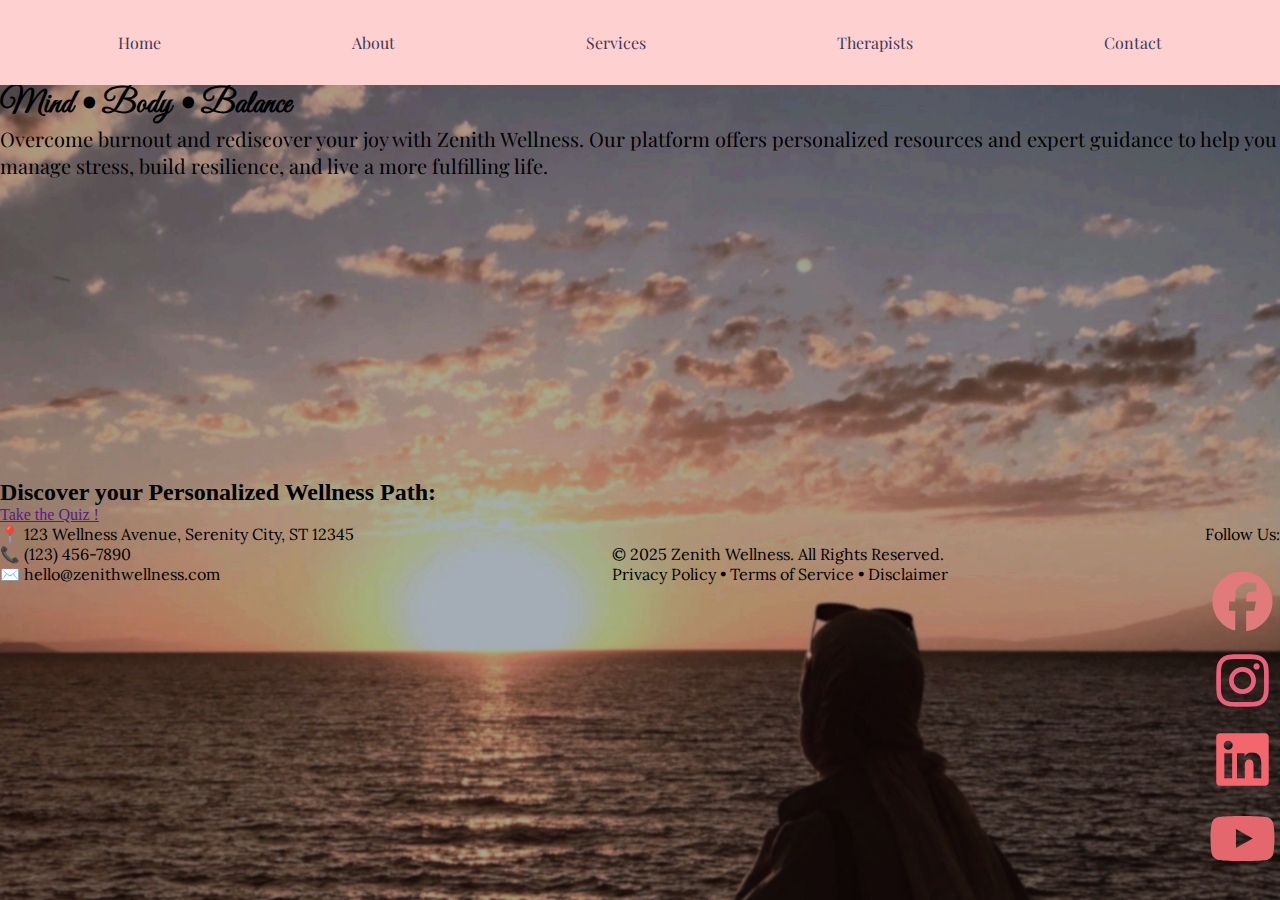
<file: index.html>
<!DOCTYPE html>
<html lang="en">
<head>
    <meta charset="UTF-8">
    <meta name="viewport" content="width=device-width, initial-scale=1.0">
    <title>Zenith Wellness</title>
    <link rel="stylesheet" href="index.css"/>
</head>
<body>
    <header>
        <!--navigation section-->
        <nav class ="navigation">
            <a href="./index.html">Home</a> &nbsp; &nbsp; &nbsp;
            <a href="./about.html">About</a> &nbsp; &nbsp; &nbsp;
            <a href="./services.html">Services</a> &nbsp; &nbsp; &nbsp;
            <a href="./therapists.html">Therapists</a> &nbsp; &nbsp; &nbsp;
            <a href="./contact.html">Contact</a>
        </nav>
    </header>
    <!--opening section-->
    <section class="hero">
        <!--main header-->
        <h1>Zenith Wellness</h1>
        <h3>Mind • Body • Balance</h3>
        <div>
            <p id="opening">Overcome burnout and rediscover your joy with Zenith Wellness. 
            Our platform offers personalized resources and expert guidance to help 
            you manage stress, build resilience, and live a more fulfilling life.</p>
        </div>
        <div class="start">
            <h2 class="journey">Discover your Personalized Wellness Path:</h2>
            <a href="" class="start-button">Take the Quiz !</a>
        </div>
    </section>
    <!--footer section-->
    <footer>
        <div id="address">📍 123 Wellness Avenue, Serenity City, ST 12345 <br>
            📞 (123) 456-7890 <br>
            ✉️ hello@zenithwellness.com</div>
        <div id="copyright"><br>© 2025 Zenith Wellness. All Rights Reserved.<br> 
            Privacy Policy • Terms of Service • Disclaimer</div>
        <div>Follow Us:<br><br>
            <div class="socials">
                <img class="facebook"src="./public/icons/facebook-brands-solid-full.svg"> 
                <img class="instagram" src="./public/icons/instagram-brands-solid-full.svg">
                <img class="linkedln" src="./public/icons/linkedin-brands-solid-full (1).svg">
                <img class="youtube" src="./public/icons/youtube-brands-solid-full (1).svg">
            </div>
        </div>
    </footer>
</body>
</html>
</file>
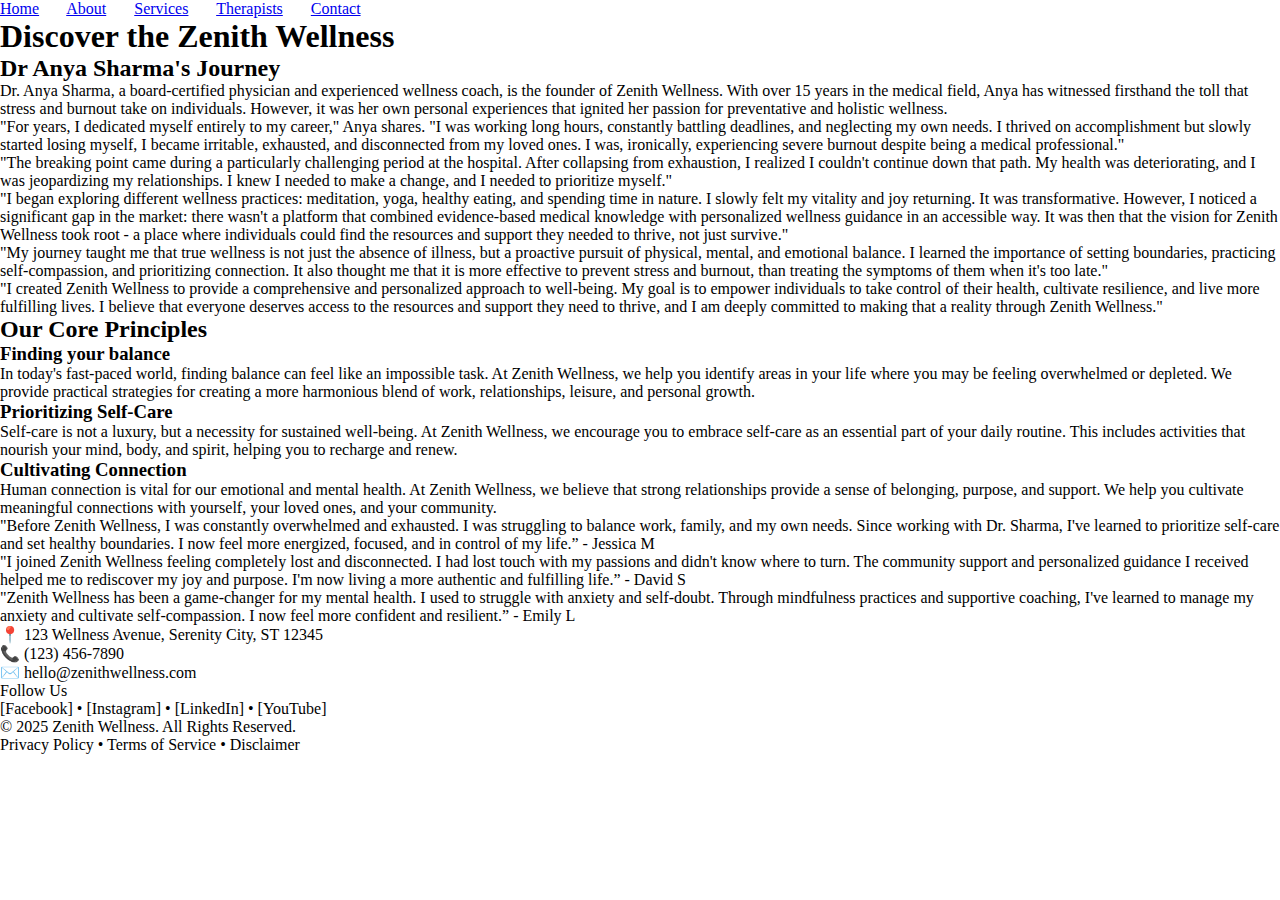
<file: about.html>
<!DOCTYPE html>
<html lang="en">
<head>
    <meta charset="UTF-8">
    <meta name="viewport" content="width=device-width, initial-scale=1.0">
    <title>About page</title>
    <link rel="stylesheet" href="about.css" />
</head>
<body>
    <header>
       <nav>
            <a class ="navigation" href="./index.html">Home</a> &nbsp; &nbsp; &nbsp;
            <a class ="navigation" href="./about.html">About</a> &nbsp; &nbsp; &nbsp;
            <a class ="navigation" href="./services.html">Services</a> &nbsp; &nbsp; &nbsp;
            <a class ="navigation" href="./therapists..html">Therapists</a> &nbsp; &nbsp; &nbsp;
            <a class ="navigation" href="./contact.html">Contact</a> 
        </nav>
        <h1>Discover the Zenith Wellness</h1>
    </header>
    <section id="story">
        <h2>Dr Anya Sharma's Journey</h2>
        <p>Dr. Anya Sharma, a board-certified physician and experienced wellness coach, is the founder of Zenith Wellness.
             With over 15 years in the medical field, Anya has witnessed firsthand the toll that stress and burnout take
             on individuals. However, it was her own personal experiences that ignited her passion for preventative and 
             holistic wellness.</p>
        <p>"For years, I dedicated myself entirely to my career," Anya shares. "I was working long hours, constantly 
            battling deadlines, and neglecting my own needs. I thrived on accomplishment but slowly started losing myself,
             I became irritable, exhausted, and disconnected from my loved ones. I was, ironically, experiencing severe 
             burnout despite being a medical professional."</p>
        <p>"The breaking point came during a particularly challenging period at the hospital. After collapsing from exhaustion,
             I realized I couldn't continue down that path. My health was deteriorating, and I was jeopardizing my relationships.
              I knew I needed to make a change, and I needed to prioritize myself."</p>
        <p>"I began exploring different wellness practices: meditation, yoga, healthy eating, and spending time in nature.
             I slowly felt my vitality and joy returning. It was transformative. However, I noticed a significant gap in 
             the market: there wasn't a platform that combined evidence-based medical knowledge with personalized wellness
              guidance in an accessible way. It was then that the vision for Zenith Wellness took root - a place where 
              individuals could find the resources and support they needed to thrive, not just survive."</p>
        <p>"My journey taught me that true wellness is not just the absence of illness, but a proactive pursuit of physical,
             mental, and emotional balance. I learned the importance of setting boundaries, practicing self-compassion, and
              prioritizing connection. It also thought me that it is more effective to prevent stress and burnout, than treating
               the symptoms of them when it's too late."</p>
        <p>"I created Zenith Wellness to provide a comprehensive and personalized approach to well-being. My goal is to empower
             individuals to take control of their health, cultivate resilience, and live more fulfilling lives. I believe that 
             everyone deserves access to the resources and support they need to thrive, and I am deeply committed to making that
              a reality through Zenith Wellness."</p>
    </section>
    <section id="principles">
        <h2>Our Core Principles</h2>
        <div>
            <h3>Finding your balance</h3>
            <p>In today's fast-paced world, finding balance can feel like an impossible task. At Zenith Wellness, we help you 
                identify areas in your life where you may be feeling overwhelmed or depleted. We provide practical strategies 
                for creating a more harmonious blend of work, relationships, leisure, and personal growth.
            </p>
        </div>
        <div>
            <h3>Prioritizing Self-Care</h3>
            <p>Self-care is not a luxury, but a necessity for sustained well-being. At Zenith Wellness, we encourage you to 
                embrace self-care as an essential part of your daily routine. This includes activities that nourish your mind,
                 body, and spirit, helping you to recharge and renew.
            </p>
        </div>
        <div>
            <h3>Cultivating Connection</h3>
            <p>Human connection is vital for our emotional and mental health. At Zenith Wellness, we believe that strong 
                relationships provide a sense of belonging, purpose, and support. We help you cultivate meaningful connections
                 with yourself, your loved ones, and your community.
            </p>
        </div>
    </section>
    <section id="testimonals">
        <p> "Before Zenith Wellness, I was constantly overwhelmed and exhausted. I was struggling to balance work, family,
             and my own needs. Since working with Dr. Sharma, I've learned to prioritize self-care and set healthy boundaries.
             I now feel more energized, focused, and in control of my life.” - Jessica M
        </p>
        <p>"I joined Zenith Wellness feeling completely lost and disconnected. I had lost touch with my passions and didn't 
            know where to turn. The community support and personalized guidance I received helped me to rediscover my joy and 
            purpose. I'm now living a more authentic and fulfilling life.” - David S
        </p>
        <p>"Zenith Wellness has been a game-changer for my mental health. I used to struggle with anxiety and self-doubt. 
            Through mindfulness practices and supportive coaching, I've learned to manage my anxiety and cultivate self-compassion.
             I now feel more confident and resilient.” - Emily L
        </p>
    </section>
    <footer>
        <div id="address">📍 123 Wellness Avenue, Serenity City, ST 12345 <br>
            📞 (123) 456-7890 <br>
            ✉️ hello@zenithwellness.com</div>
        <div id="socials">Follow Us<br>
            [Facebook] • [Instagram] • [LinkedIn] • [YouTube]</div>
        <div id="copyright">© 2025 Zenith Wellness. All Rights Reserved.<br> 
            Privacy Policy • Terms of Service • Disclaimer</div>
    </footer>
</body>
</html>
</file>
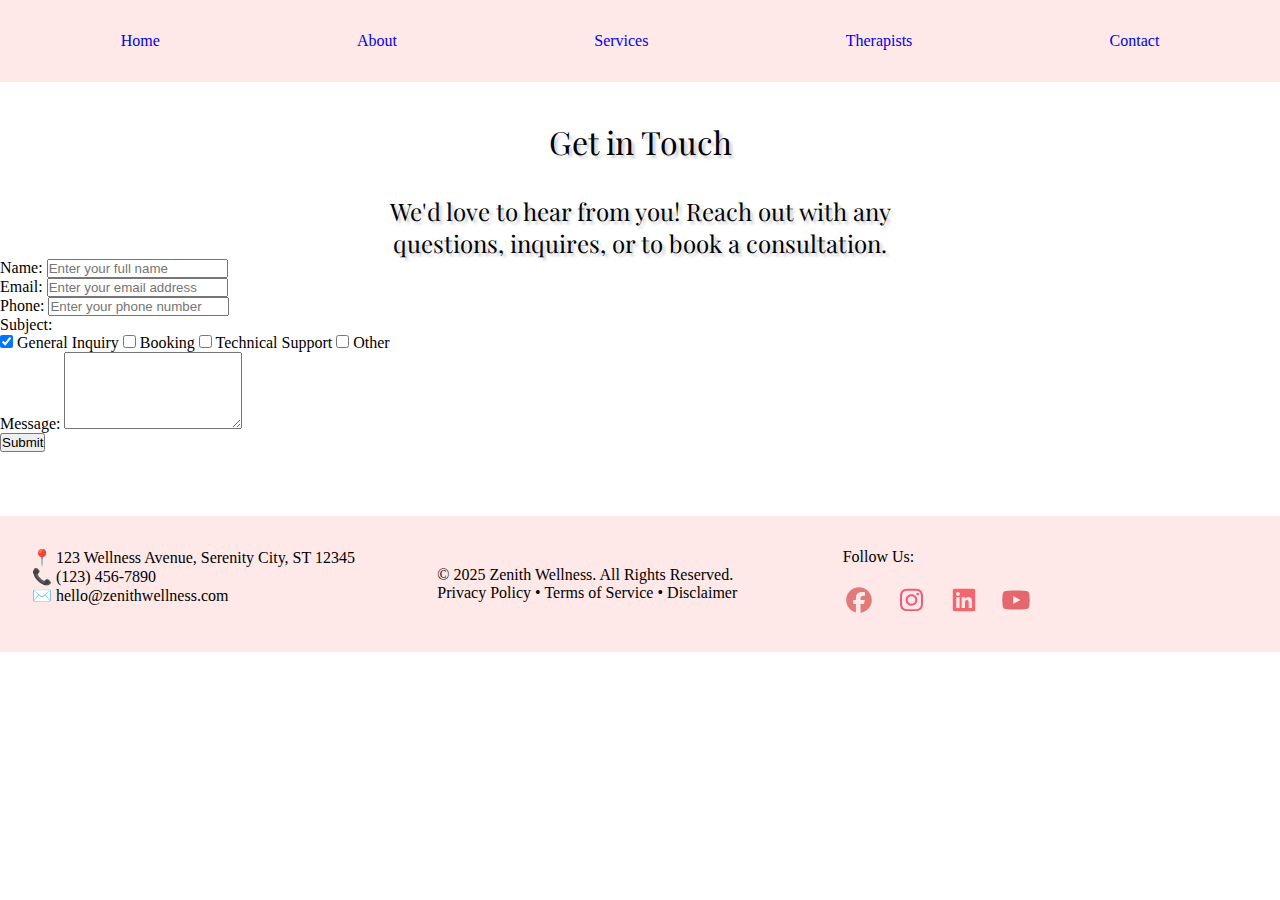
<file: contact.html>
<!DOCTYPE html>
<html lang="en">
<head>
    <meta charset="UTF-8">
    <meta name="viewport" content="width=device-width, initial-scale=1.0">
    <title>Zenith Wellness</title>
    <link rel="stylesheet" href="contact.css"/>
</head>
<body>
    <header>
        <!--navigation section-->
        <nav class ="navigation">
            <a href="./index.html">Home</a> &nbsp; &nbsp; &nbsp;
            <a href="./about.html">About</a> &nbsp; &nbsp; &nbsp;
            <a href="./services.html">Services</a> &nbsp; &nbsp; &nbsp;
            <a href="./therapists.html">Therapists</a> &nbsp; &nbsp; &nbsp;
            <a href="./contact.html">Contact</a>
        </nav>
        <h1>Get in Touch</h1>
        <h2>We'd love to hear from you! Reach out with any <br>questions, inquires, or to book a consultation.</h2>
    </header>
    <section>
        <form class="contact-form" action="/submit" method="POST">
            <div class="form-group">
                <label for="name">Name:</label>
                <input type="text" id="name" name="name" placeholder="Enter your full name">
            </div>

            <div class="form-group">
                <label for="email">Email:</label>
                <input type="email" id="email" name="email" placeholder="Enter your email address">
            </div>

            <div class="form-group">
                <label for="phone">Phone:</label>
                <input type="tel" id="phone" name="phone" placeholder="Enter your phone number">
            </div>
            <div class="form-group">
                <label>Subject:</label>
                <div class="checkbox-group">
                    <label>
                        <input type="checkbox" name="checkbox" value="general" checked> General Inquiry
                    </label>
                    <label>
                        <input type="checkbox" name="checkbox" value="booking"> Booking
                    </label>
                    <label>
                        <input type="checkbox" name="checkbox" value="technical"> Technical Support
                    </label>
                    <label>
                        <input type="checkbox" name="checkbox" value="other"> Other
                    </label>
                </div>
            </div>
            <div class="form-group">
                <label for="message">Message:</label>
                <textarea id="message" name="message" rows="5"></textarea>
            </div>

            <button type="submit" class="submit-button">Submit</button>
        </form>
      </div>

    </section>
    <footer>
        <div id="address">📍 123 Wellness Avenue, Serenity City, ST 12345 <br>
            📞 (123) 456-7890 <br>
            ✉️ hello@zenithwellness.com</div>
        <div id="copyright"><br>© 2025 Zenith Wellness. All Rights Reserved.<br> 
            Privacy Policy • Terms of Service • Disclaimer</div>
        <div>Follow Us:<br><br>
            <div class="socials">
                <img class="facebook"src="./public/icons/facebook-brands-solid-full.svg"> 
                <img class="instagram" src="./public/icons/instagram-brands-solid-full.svg">
                <img class="linkedln" src="./public/icons/linkedin-brands-solid-full (1).svg">
                <img class="youtube" src="./public/icons/youtube-brands-solid-full (1).svg">
            </div>
        </div>
    </footer>
</body>
</html>
</file>
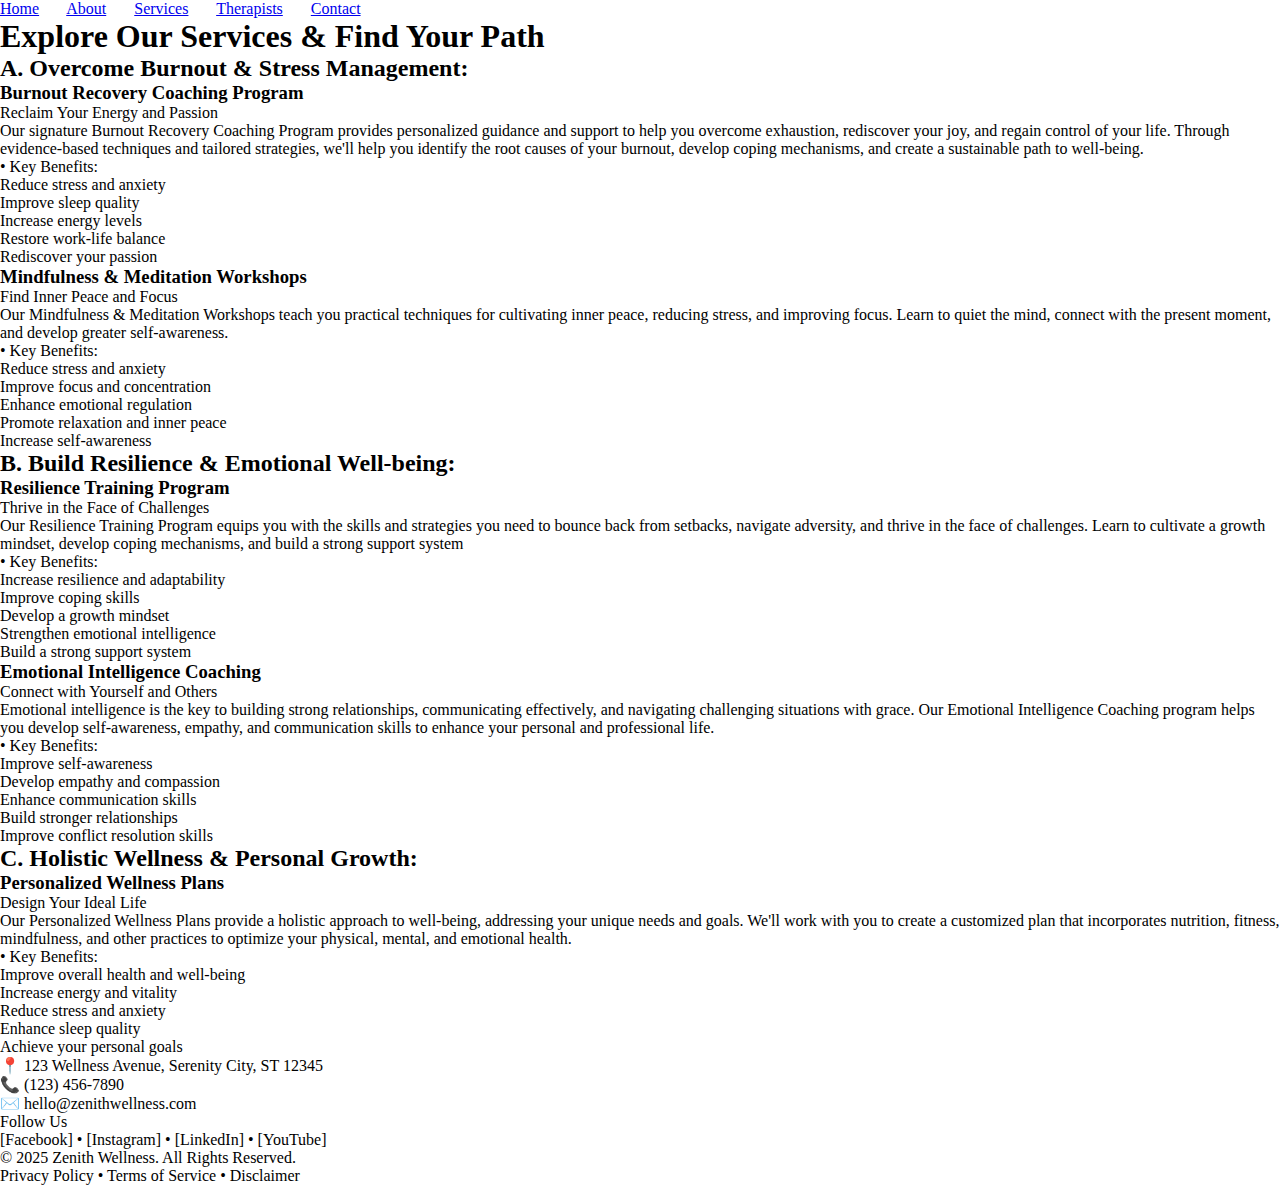
<file: services.html>
<!DOCTYPE html>
<html lang="en">
<head>
    <meta charset="UTF-8">
    <meta name="viewport" content="width=device-width, initial-scale=1.0">
    <title>Services</title>
    <link rel="stylesheet" href="services.css"/>
</head>
<body>
    <header>
        <nav class ="navigation">
            <a href="./index.html">Home</a> &nbsp; &nbsp; &nbsp;
            <a href="./about.html">About</a> &nbsp; &nbsp; &nbsp;
            <a href="./services.html">Services</a> &nbsp; &nbsp; &nbsp;
            <a href="./therapists.html">Therapists</a> &nbsp; &nbsp; &nbsp;
            <a href="./contact.html">Contact</a> 
        </nav>
        <h1>Explore Our Services & Find Your Path</h1>
    </header>
    <section>
        <h2>A. Overcome Burnout & Stress Management:</h2>
        <div class ="services">
            <h3>Burnout Recovery Coaching Program</h3>
            <p class="quote">Reclaim Your Energy and Passion</p>
            <p>Our signature Burnout Recovery Coaching Program provides personalized guidance and support to help you 
                overcome exhaustion, rediscover your joy, and regain control of your life. Through evidence-based 
                techniques and tailored strategies, we'll help you identify the root causes of your burnout, develop 
                coping mechanisms, and create a sustainable path to well-being.
            </p>
            <p>•  Key Benefits:</p>
            <ul>
                <li>Reduce stress and anxiety</li>
                <li>Improve sleep quality</li>
                <li>Increase energy levels</li>
                <li>Restore work-life balance</li>
                <li>Rediscover your passion</li>
            </ul>
        </div>
        <div class="services">
            <h3>Mindfulness & Meditation Workshops</h3>
            <p class="quote">Find Inner Peace and Focus</p>
            <p>Our Mindfulness & Meditation Workshops teach you practical techniques for cultivating inner peace, reducing
                 stress, and improving focus. Learn to quiet the mind, connect with the present moment, and develop greater
                  self-awareness.
            </p>
            <p>•  Key Benefits:</p>
            <ul>
                <li>Reduce stress and anxiety</li>
                <li>Improve focus and concentration</li>
                <li>Enhance emotional regulation</li>
                <li>Promote relaxation and inner peace</li>
                <li>Increase self-awareness</li>
            </ul>
        </div>
    </section>
    <section>
        <h2>B. Build Resilience & Emotional Well-being:</h2>
        <div class="services">
            <h3>Resilience Training Program</h3>
            <p class="quote">Thrive in the Face of Challenges</p>
            <p>Our Resilience Training Program equips you with the skills and strategies you need to bounce back from 
                setbacks, navigate adversity, and thrive in the face of challenges. Learn to cultivate a growth mindset, 
                develop coping mechanisms, and build a strong support system
            </p>
            <p>•  Key Benefits:</p>
            <ul>
                <li> Increase resilience and adaptability</li>
                <li>Improve coping skills</li>
                <li>Develop a growth mindset</li>
                <li>Strengthen emotional intelligence</li>
                <li>Build a strong support system</li>
            </ul>
        </div>
        <div class="services">
            <h3>Emotional Intelligence Coaching</h3>
            <p class="quote">Connect with Yourself and Others</p>
            <p>Emotional intelligence is the key to building strong relationships, communicating effectively, and navigating 
                challenging situations with grace. Our Emotional Intelligence Coaching program helps you develop self-awareness,
                 empathy, and communication skills to enhance your personal and professional life.
            </p>
            <p>•  Key Benefits:</p>
            <ul>
                <li>Improve self-awareness</li>
                <li>Develop empathy and compassion</li>
                <li>Enhance communication skills</li>
                <li>Build stronger relationships</li>
                <li>Improve conflict resolution skills</li>
            </ul>
        </div>
    </section>
    <section>
        <h2>C. Holistic Wellness & Personal Growth:</h2>
        <div class="services">
            <h3>Personalized Wellness Plans</h3>
            <p>Design Your Ideal Life</p>
            <p>Our Personalized Wellness Plans provide a holistic approach to well-being, addressing your unique needs and 
                goals. We'll work with you to create a customized plan that incorporates nutrition, fitness, mindfulness, and
                 other practices to optimize your physical, mental, and emotional health.
            </p>
            <p>•  Key Benefits:</p>
            <ul>
                <li>Improve overall health and well-being</li>
                <li>Increase energy and vitality</li>
                <li>Reduce stress and anxiety</li>
                <li>Enhance sleep quality</li>
                <li>Achieve your personal goals</li>
            </ul>
        </div>
    </section>
    <footer>
        <div id="address">📍 123 Wellness Avenue, Serenity City, ST 12345 <br>
            📞 (123) 456-7890 <br>
            ✉️ hello@zenithwellness.com</div>
        <div id="socials">Follow Us<br>
            [Facebook] • [Instagram] • [LinkedIn] • [YouTube]</div>
        <div id="copyright">© 2025 Zenith Wellness. All Rights Reserved.<br> 
            Privacy Policy • Terms of Service • Disclaimer</div>
    </footer>
</body>
</html>
</file>
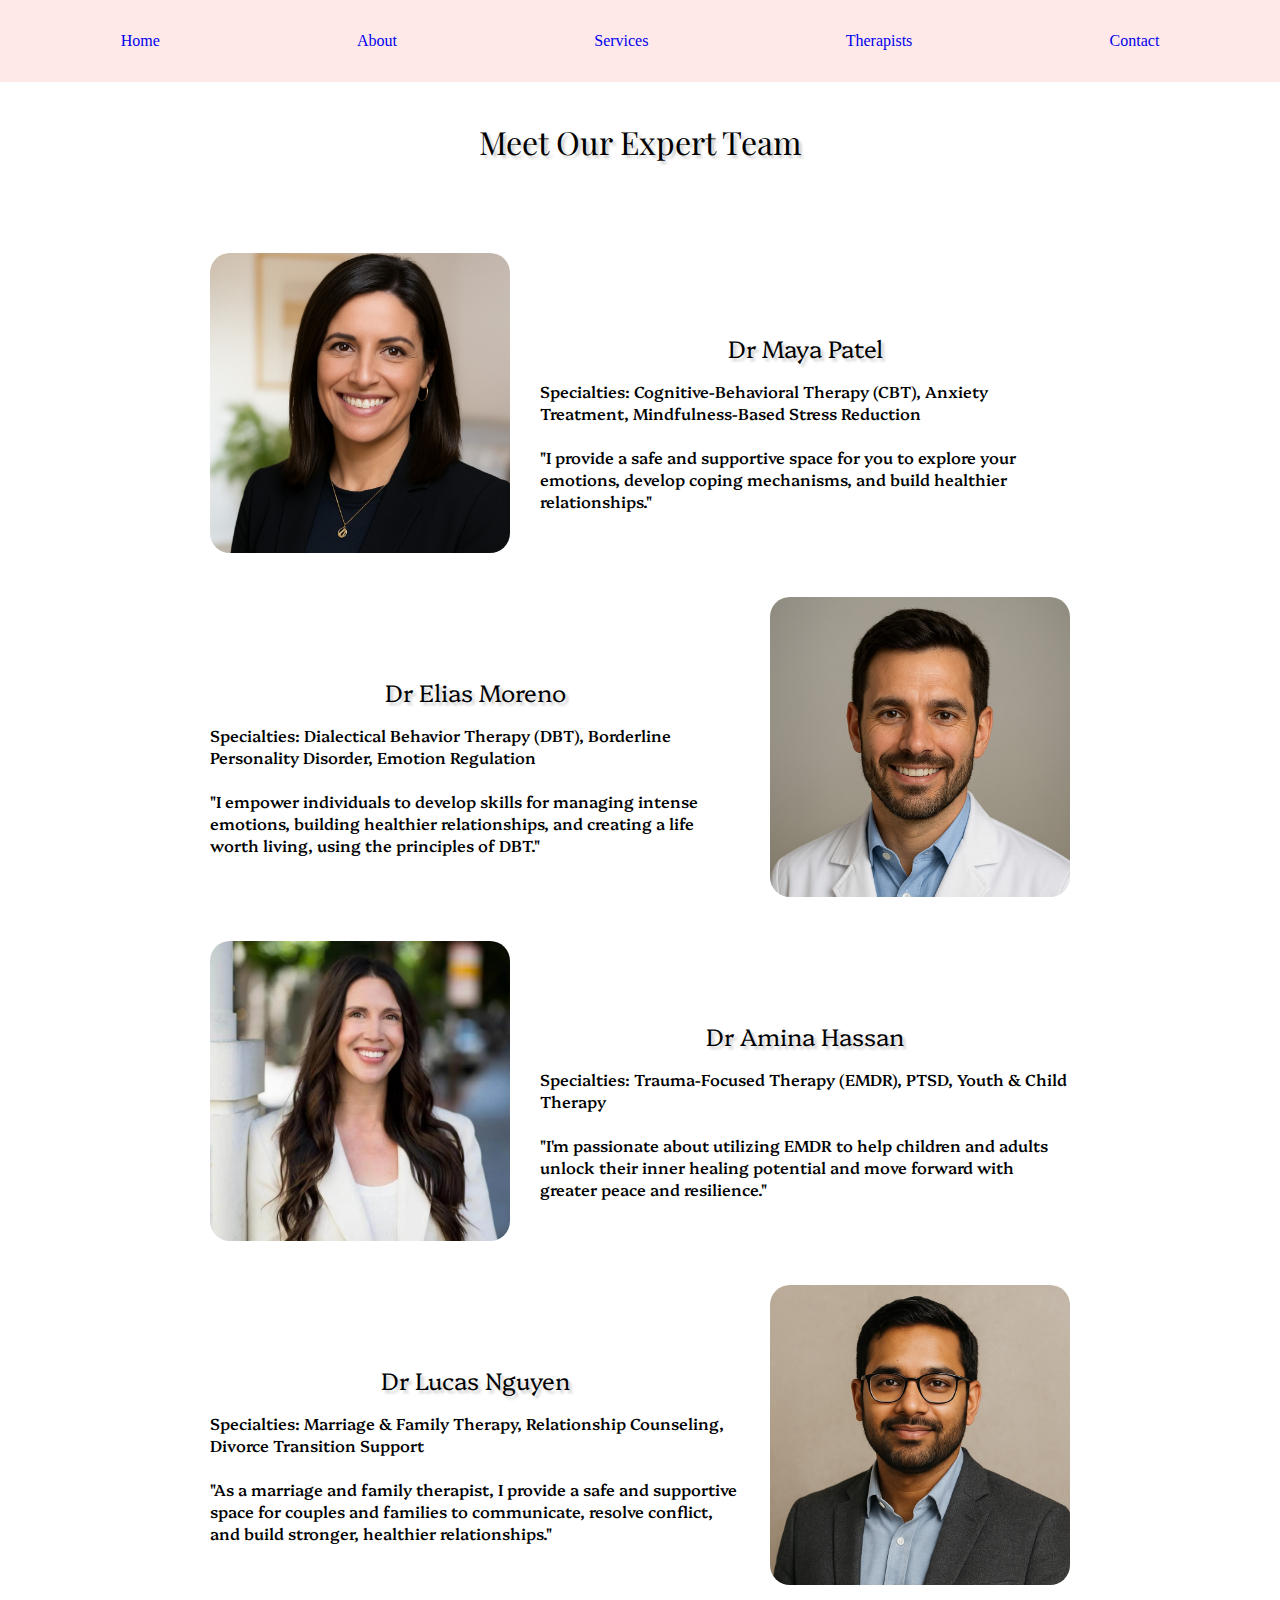
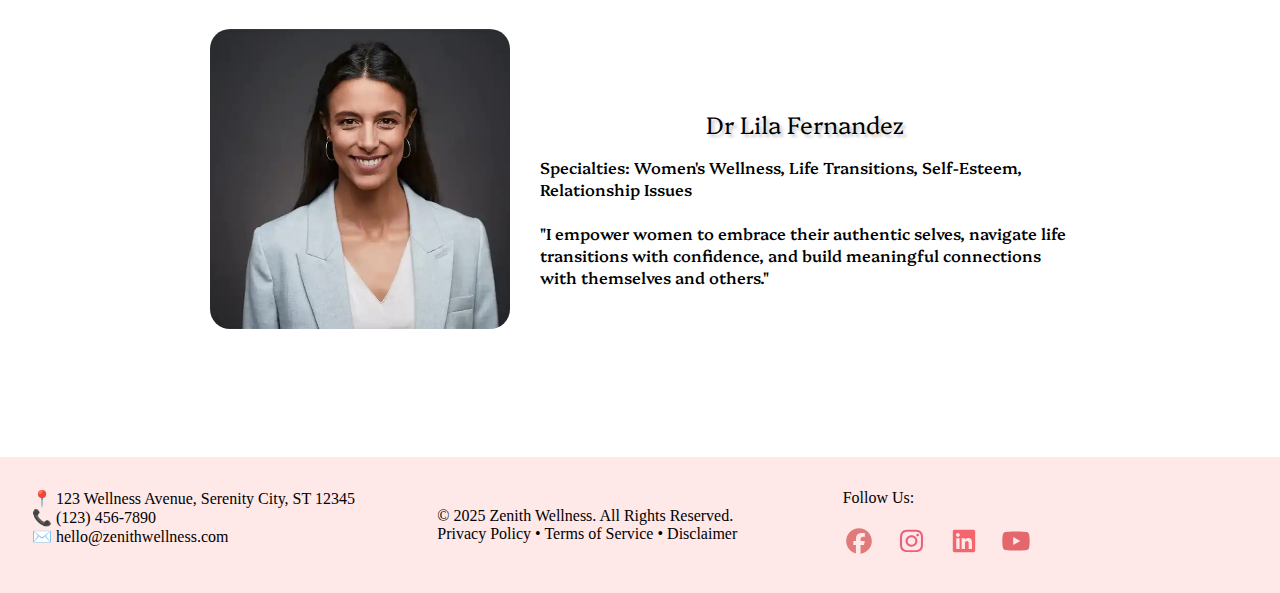
<file: therapists.html>
<!DOCTYPE html>
<html lang="en">
<head>
    <meta charset="UTF-8">
    <meta name="viewport" content="width=device-width, initial-scale=1.0">
    <title>Therapists</title>
    <link rel="stylesheet" href="./therapists.css" />
</head>
<body>
    <header>
        <!--navigation section-->
        <nav class ="navigation">
            <a href="./index.html">Home</a> &nbsp; &nbsp; &nbsp;
            <a href="./about.html">About</a> &nbsp; &nbsp; &nbsp;
            <a href="./services.html">Services</a> &nbsp; &nbsp; &nbsp;
            <a href="./therapists.html">Therapists</a> &nbsp; &nbsp; &nbsp;
            <a href="./contact.html">Contact</a> 
        </nav>
        <h1>Meet Our Expert Team</h1>
    </header>
    <!--our therapists section-->
    <section class="therapists">
        <div class="therapist">

            <div class="therapist-image">
                <img src="./public/images/Dr Maya Patel..jpg" alt="Dr maya patel">
            </div>

            <div class="therapist-info">
                <h2>Dr Maya Patel</h2>
                <p>Specialties: Cognitive-Behavioral Therapy (CBT), Anxiety Treatment, Mindfulness-Based Stress Reduction<br>
                <br>"I provide a safe and supportive space for you to explore your emotions, develop coping mechanisms, 
                and build healthier relationships."</p>
            </div>
        </div>
        <div class="therapist">

            <div class="therapist-info">
                <h2>Dr Elias Moreno</h2>
                <p>Specialties: Dialectical Behavior Therapy (DBT), Borderline Personality Disorder, Emotion Regulation<br>
                <br>"I empower individuals to develop skills for managing intense emotions, building healthier relationships,
                 and creating a life worth living, using the principles of DBT."</p>
            </div>

            <div class="therapist-image">
                <img src="./public/images/Dr Elias Moreno.jpg" alt="Dr Elias Moreno">
            </div>
        </div>
        <div class="therapist">

            <div class="therapist-image">
                <img src="./public/images/Dr Amina Hassan.jpg" alt="Dr Amina Hassan">
            </div>
            
            <div class="therapist-info">
                <h2>Dr Amina Hassan</h2>
                <p>Specialties: Trauma-Focused Therapy (EMDR), PTSD, Youth & Child Therapy<br>
                <br>"I'm passionate about utilizing EMDR to help children and adults unlock their inner healing potential and 
                move forward with greater peace and resilience."</p>
            </div>
        </div>
        <div class="therapist">

            <div class="therapist-info">
                <h2>Dr Lucas Nguyen</h2>
                <p>Specialties: Marriage & Family Therapy, Relationship Counseling, Divorce Transition Support<br>
                <br> "As a marriage and family therapist, I provide a safe and supportive space for couples and families to 
                communicate, resolve conflict, and build stronger, healthier relationships."</p>
            </div>

            <div class="therapist-image">
                <img src="./public/images/Dr Lucas Nguyen.jpg" alt="Dr Lucas Nguyen">
            </div>
        </div>
        <div class="therapist">

            <div class="therapist-image">
                <img src="./public/images/Dr Lila Fernandez.jpg" alt="Dr Lila Fernandez">
            </div>
            
            <div class="therapist-info">
                <h2>Dr Lila Fernandez</h2>
                <p>Specialties: Women's Wellness, Life Transitions, Self-Esteem, Relationship Issues<br>
                <br>"I empower women to embrace their authentic selves, navigate life transitions with confidence, and build
                 meaningful connections with themselves and others."</p>
            </div>
        </div>
    </section>
    <footer>
        <div id="address">📍 123 Wellness Avenue, Serenity City, ST 12345 <br>
            📞 (123) 456-7890 <br>
            ✉️ hello@zenithwellness.com</div>
        <div id="copyright"><br>© 2025 Zenith Wellness. All Rights Reserved.<br> 
            Privacy Policy • Terms of Service • Disclaimer</div>
        <div>Follow Us:<br><br>
            <div class="socials">
                <img class="facebook"src="./public/icons/facebook-brands-solid-full.svg"> 
                <img class="instagram" src="./public/icons/instagram-brands-solid-full.svg">
                <img class="linkedln" src="./public/icons/linkedin-brands-solid-full (1).svg">
                <img class="youtube" src="./public/icons/youtube-brands-solid-full (1).svg">
            </div>
        </div>
    </footer>
</body>
</html>
</file>
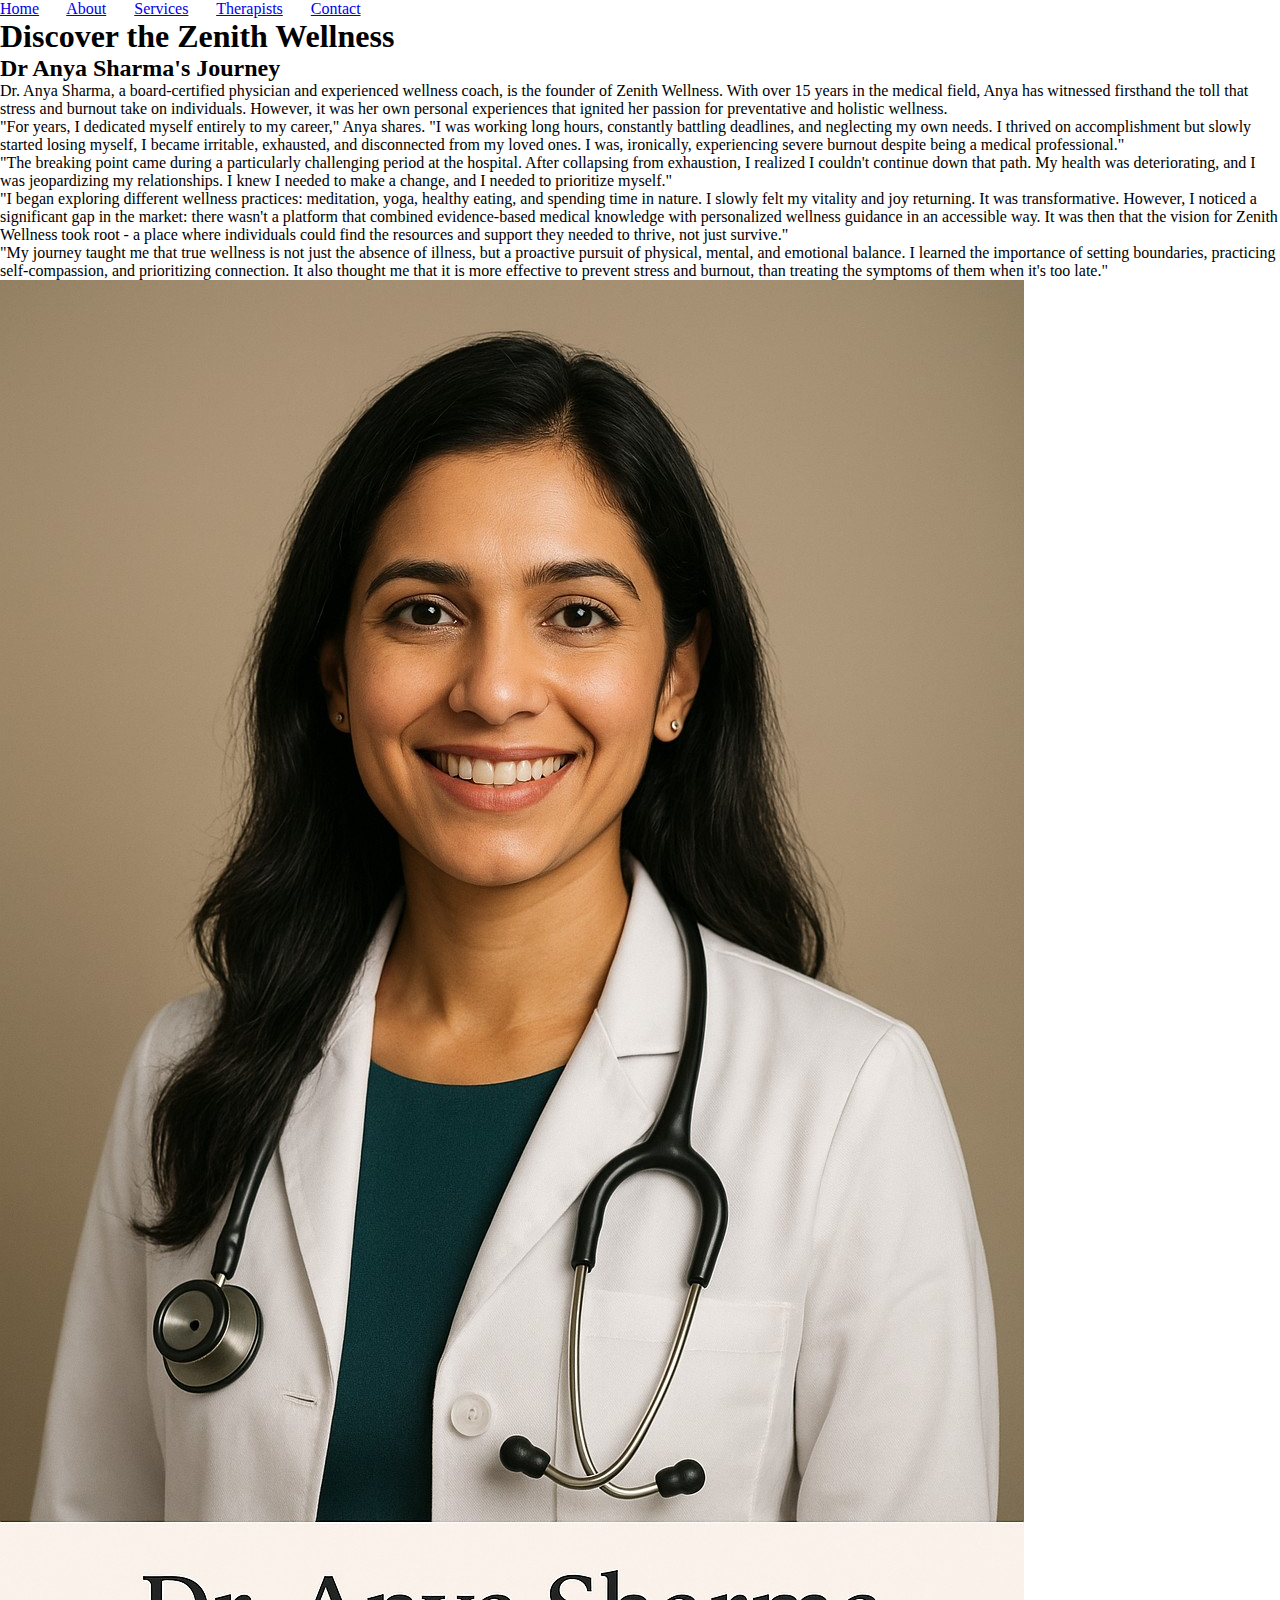
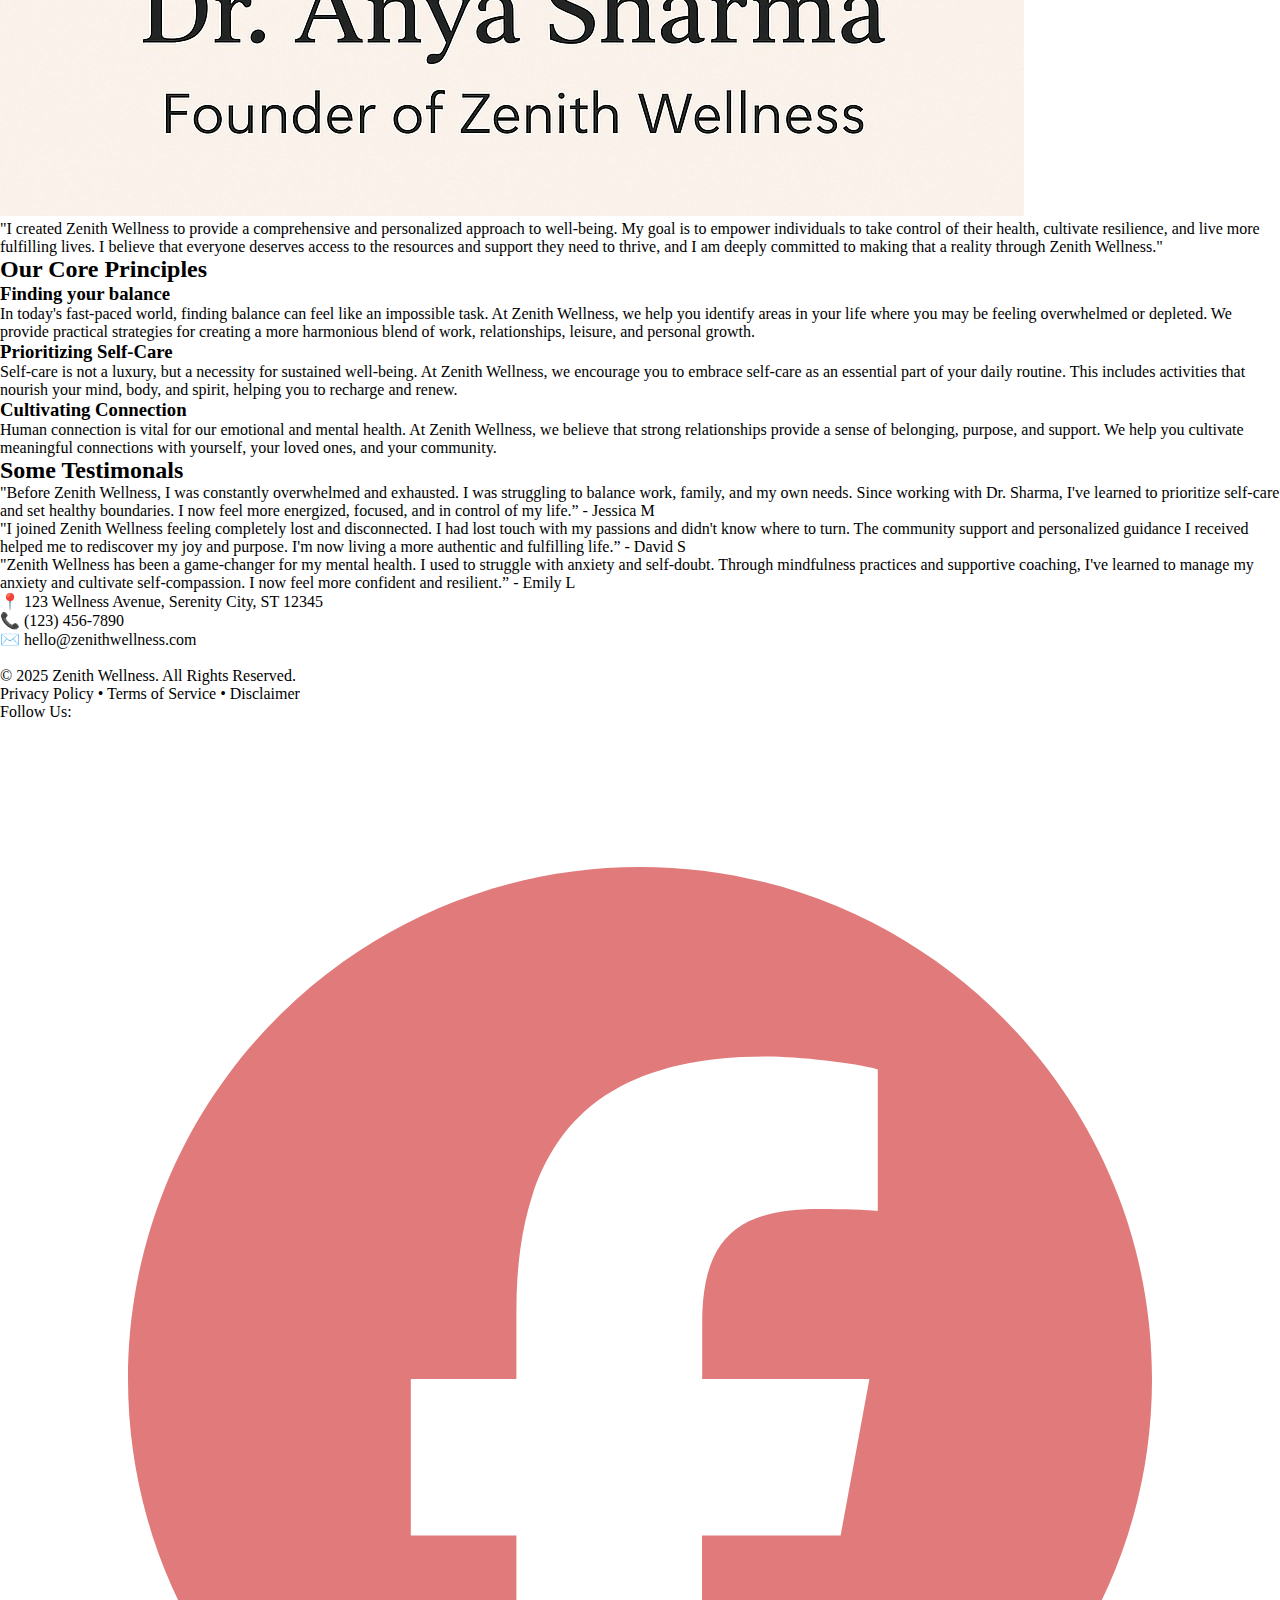
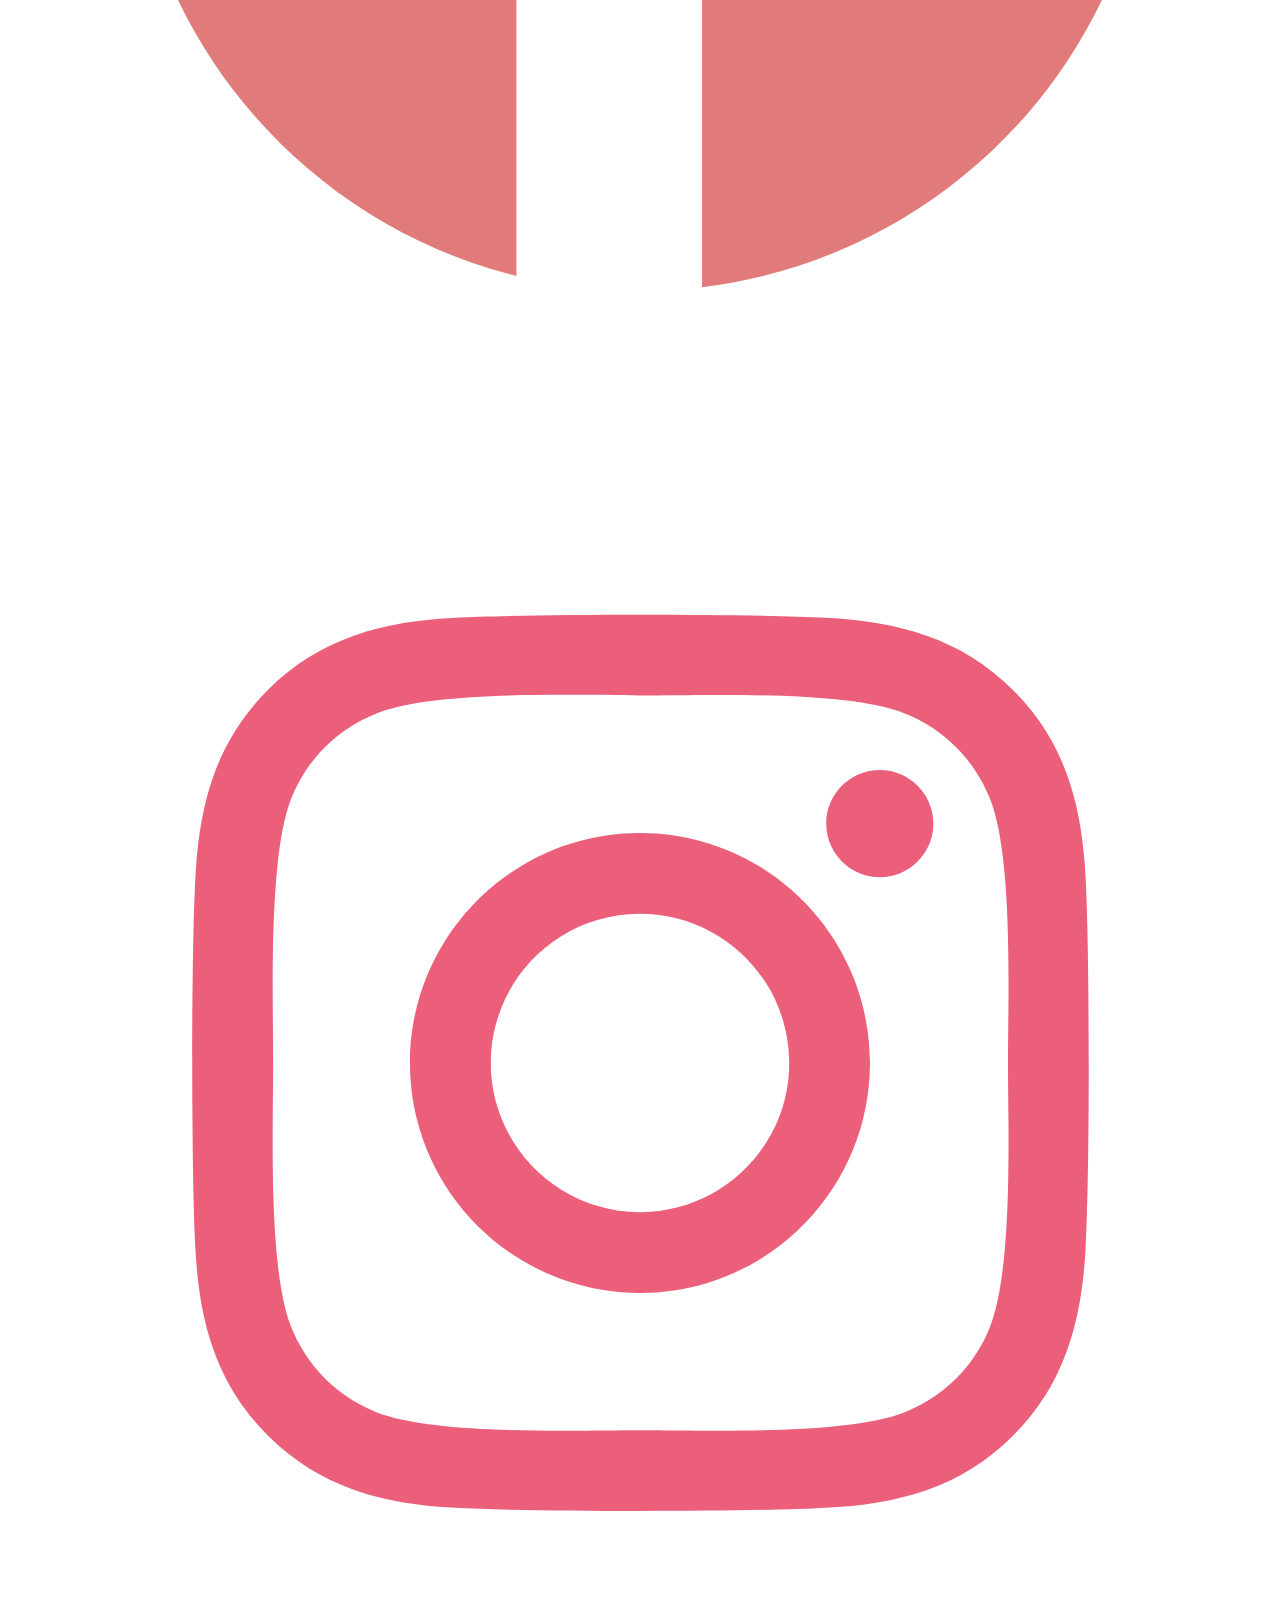
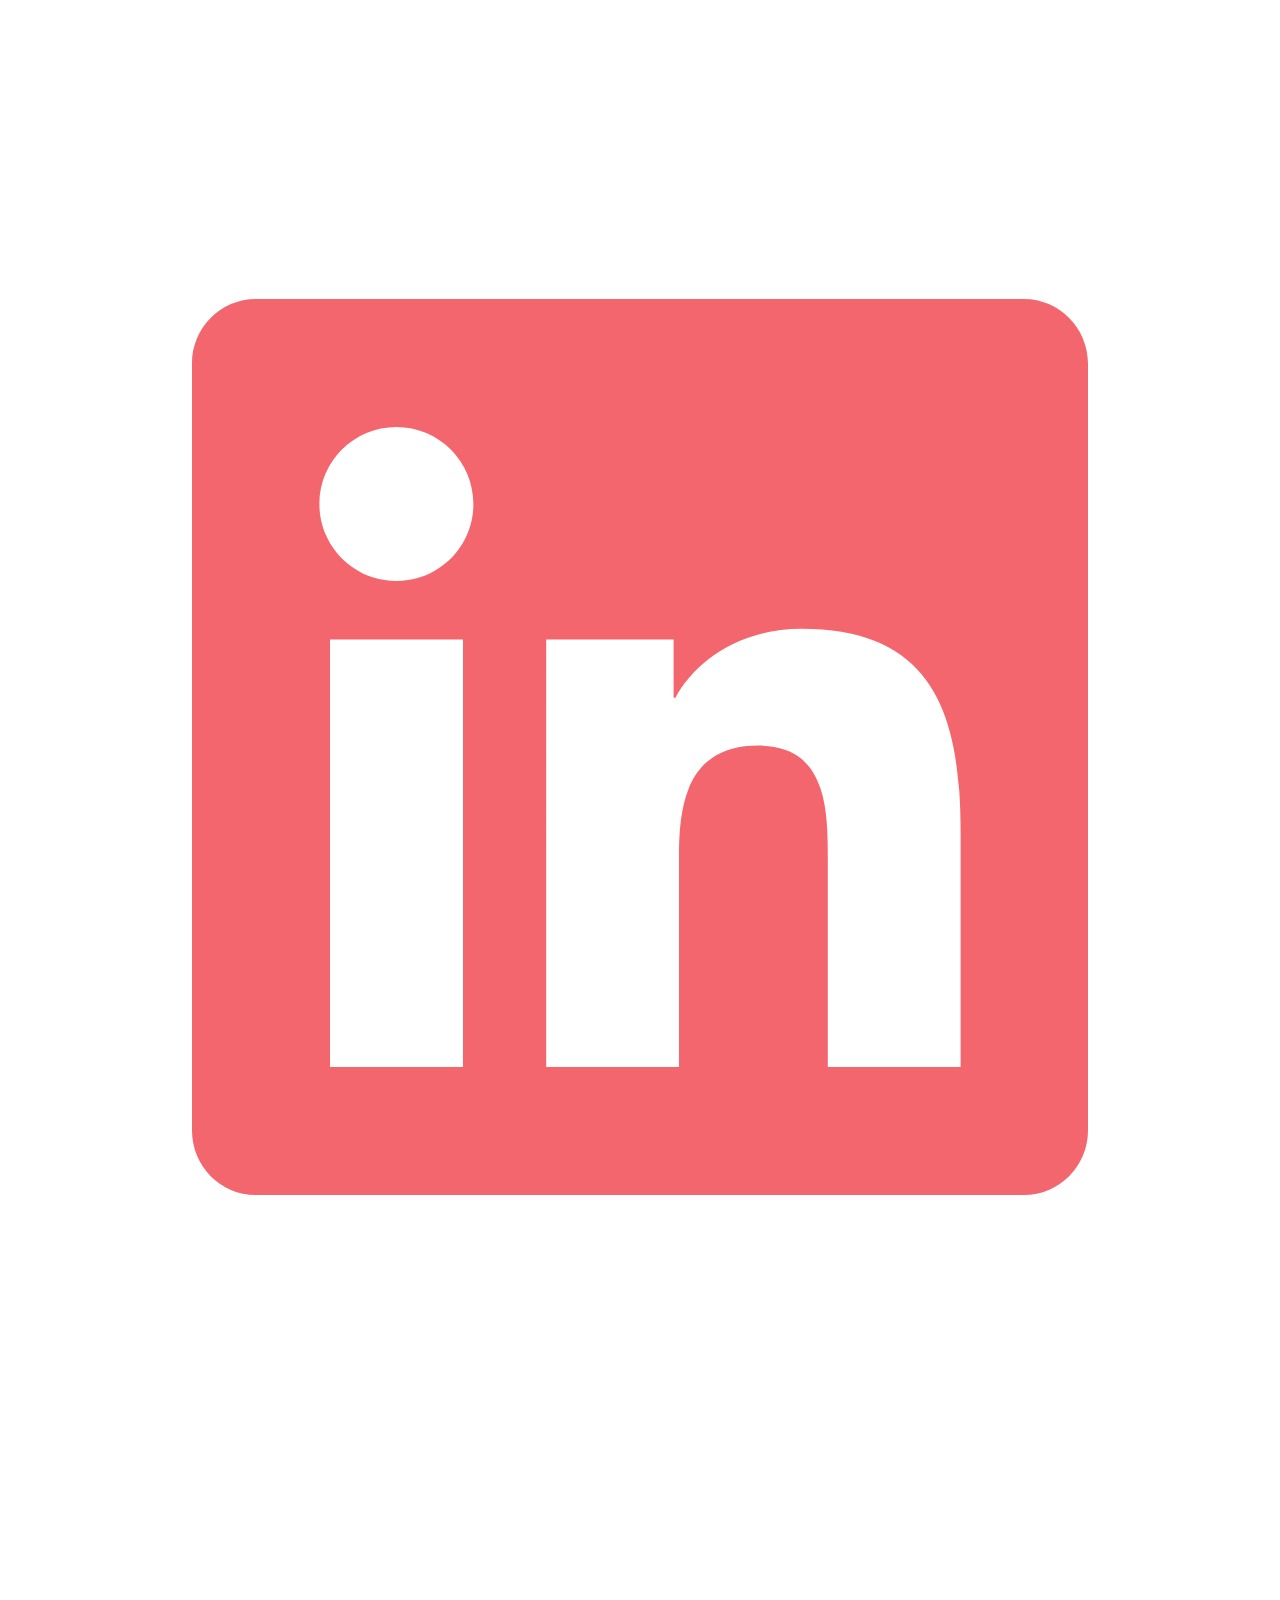
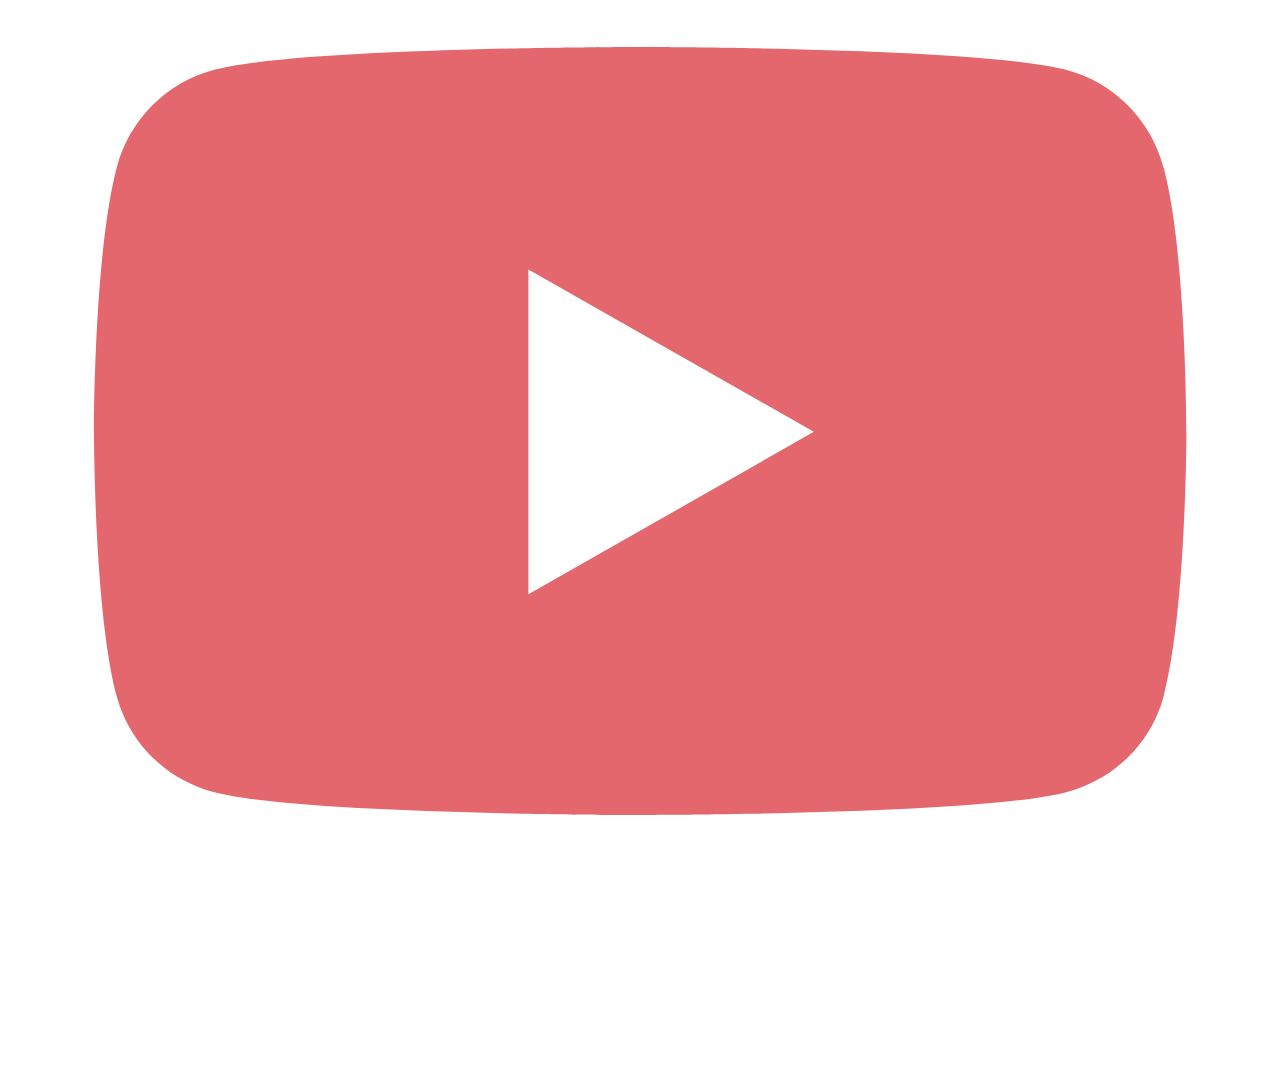
<file: pages/about.html>
<!DOCTYPE html>
<html lang="en">
<head>
    <meta charset="UTF-8">
    <meta name="viewport" content="width=device-width, initial-scale=1.0">
    <title>Zenith Wellness</title>
    <link rel="stylesheet" href="/styles/about.css" />
</head>
<body>
    <header>
        <!--navigation section-->
       <nav class ="navigation">
            <a href="/index.html">Home</a> &nbsp; &nbsp; &nbsp;
            <a href="/pages/about.html">About</a> &nbsp; &nbsp; &nbsp;
            <a href="/pages/services.html">Services</a> &nbsp; &nbsp; &nbsp;
            <a href="/pages/therapists.html">Therapists</a> &nbsp; &nbsp; &nbsp;
            <a href="/pages/contact.html">Contact</a> 
        </nav>
        <h1>Discover the Zenith Wellness</h1>
    </header>
    <!--a story section-->
    <section id="story">
        <h2>Dr Anya Sharma's Journey</h2>
        <div class="par">
            <p id="par1">Dr. Anya Sharma, a board-certified physician and experienced wellness coach, is the founder of Zenith Wellness.
                With over 15 years in the medical field, Anya has witnessed firsthand the toll that stress and burnout take
                on individuals. However, it was her own personal experiences that ignited her passion for preventative and 
                holistic wellness.</p>
            <div class="container">
                <div class="paragraphs">
                <p id="par2">"For years, I dedicated myself entirely to my career," Anya shares. "I was working long hours, constantly 
                    battling deadlines, and neglecting my own needs. I thrived on accomplishment but slowly started losing myself,
                     I became irritable, exhausted, and disconnected from my loved ones. I was, ironically, experiencing severe 
                     burnout despite being a medical professional."</p>
                <p id="par3">"The breaking point came during a particularly challenging period at the hospital. After collapsing from exhaustion,
                     I realized I couldn't continue down that path. My health was deteriorating, and I was jeopardizing my relationships.
                      I knew I needed to make a change, and I needed to prioritize myself."</p>
                <p id="par4">"I began exploring different wellness practices: meditation, yoga, healthy eating, and spending time in nature.
                     I slowly felt my vitality and joy returning. It was transformative. However, I noticed a significant gap in 
                     the market: there wasn't a platform that combined evidence-based medical knowledge with personalized wellness
                      guidance in an accessible way. It was then that the vision for Zenith Wellness took root - a place where 
                      individuals could find the resources and support they needed to thrive, not just survive."</p>
                <p id="par5">"My journey taught me that true wellness is not just the absence of illness, but a proactive pursuit of physical,
                     mental, and emotional balance. I learned the importance of setting boundaries, practicing self-compassion, and
                      prioritizing connection. It also thought me that it is more effective to prevent stress and burnout, than treating
                       the symptoms of them when it's too late."</p>
                </div>
                <img id="Anya" src="/public/images/Dr anya's photo.jpg" alt="zenith's founder">
            </div>
            
            
            <p class="par6">"I created Zenith Wellness to provide a comprehensive and personalized approach to well-being. My goal is to empower
                 individuals to take control of their health, cultivate resilience, and live more fulfilling lives. I believe that 
                 everyone deserves access to the resources and support they need to thrive, and I am deeply committed to making that
                  a reality through Zenith Wellness."</p>
        </div>
    </section>
    <!--principles section-->
    <section>
        <h2>Our Core Principles</h2>
        <div class="principles">
            <div class="principle1">
                <h3>Finding your balance</h3>
                <p>In today's fast-paced world, finding balance can feel like an impossible task. At Zenith Wellness, we help you 
                    identify areas in your life where you may be feeling overwhelmed or depleted. We provide practical strategies 
                    for creating a more harmonious blend of work, relationships, leisure, and personal growth.
                </p>
            </div>
            <div class="principle2">
                <h3>Prioritizing Self-Care</h3>
                <p>Self-care is not a luxury, but a necessity for sustained well-being. At Zenith Wellness, we encourage you to 
                    embrace self-care as an essential part of your daily routine. This includes activities that nourish your mind,
                     body, and spirit, helping you to recharge and renew.
                </p>
            </div>
            <div class="principle3">
                <h3>Cultivating Connection</h3>
                <p>Human connection is vital for our emotional and mental health. At Zenith Wellness, we believe that strong 
                    relationships provide a sense of belonging, purpose, and support. We help you cultivate meaningful connections
                     with yourself, your loved ones, and your community.
                </p>
            </div>
        </div>
    </section>
    <!--testimonals section-->
    <section>
        <h2>Some Testimonals</h2>
        <div class="testimonals">
            <p class="test"> "Before Zenith Wellness, I was constantly overwhelmed and exhausted. I was struggling to balance work, family,
                 and my own needs. Since working with Dr. Sharma, I've learned to prioritize self-care and set healthy boundaries.
                 I now feel more energized, focused, and in control of my life.” - Jessica M
            </p>
            <p class="test">"I joined Zenith Wellness feeling completely lost and disconnected. I had lost touch with my passions and didn't 
                know where to turn. The community support and personalized guidance I received helped me to rediscover my joy and 
                purpose. I'm now living a more authentic and fulfilling life.” - David S
            </p>
            <p class="test">"Zenith Wellness has been a game-changer for my mental health. I used to struggle with anxiety and self-doubt. 
                Through mindfulness practices and supportive coaching, I've learned to manage my anxiety and cultivate self-compassion.
                 I now feel more confident and resilient.” - Emily L
            </p>
        </div>
    </section>
    <!--footer section-->
    <footer>
        <div id="address">📍 123 Wellness Avenue, Serenity City, ST 12345 <br>
            📞 (123) 456-7890 <br>
            ✉️ hello@zenithwellness.com</div>
        
        <div id="copyright"><br>© 2025 Zenith Wellness. All Rights Reserved.<br> 
            Privacy Policy • Terms of Service • Disclaimer</div>
        <div>Follow Us:<br><br>
            <div class="socials">
                <img class="facebook"src="/public/icons/facebook-brands-solid-full.svg"> 
                <img class="instagram" src="/public/icons/instagram-brands-solid-full.svg">
                <img class="linkedln" src="/public/icons/linkedin-brands-solid-full (1).svg">
                <img class="youtube" src="/public/icons/youtube-brands-solid-full (1).svg">
            </div>
        </div>
    </footer>
</body>
</html>
</file>
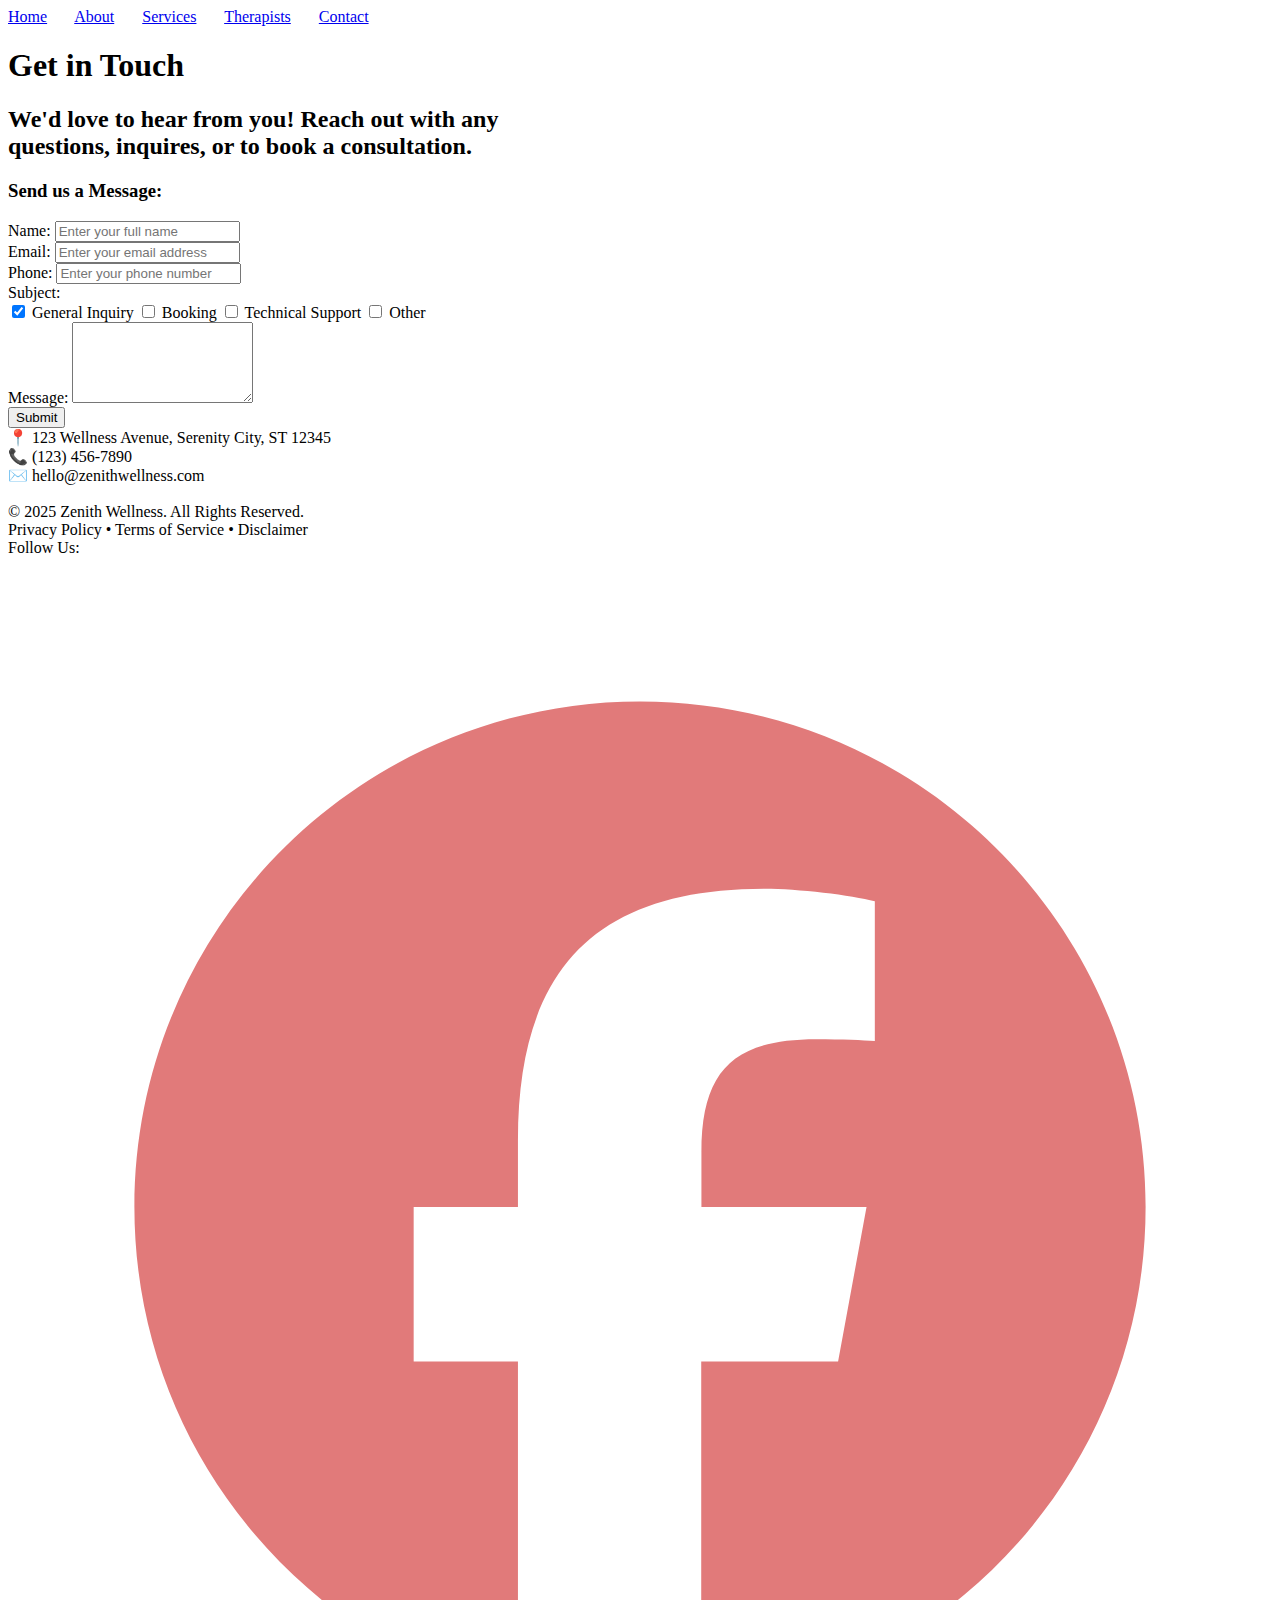
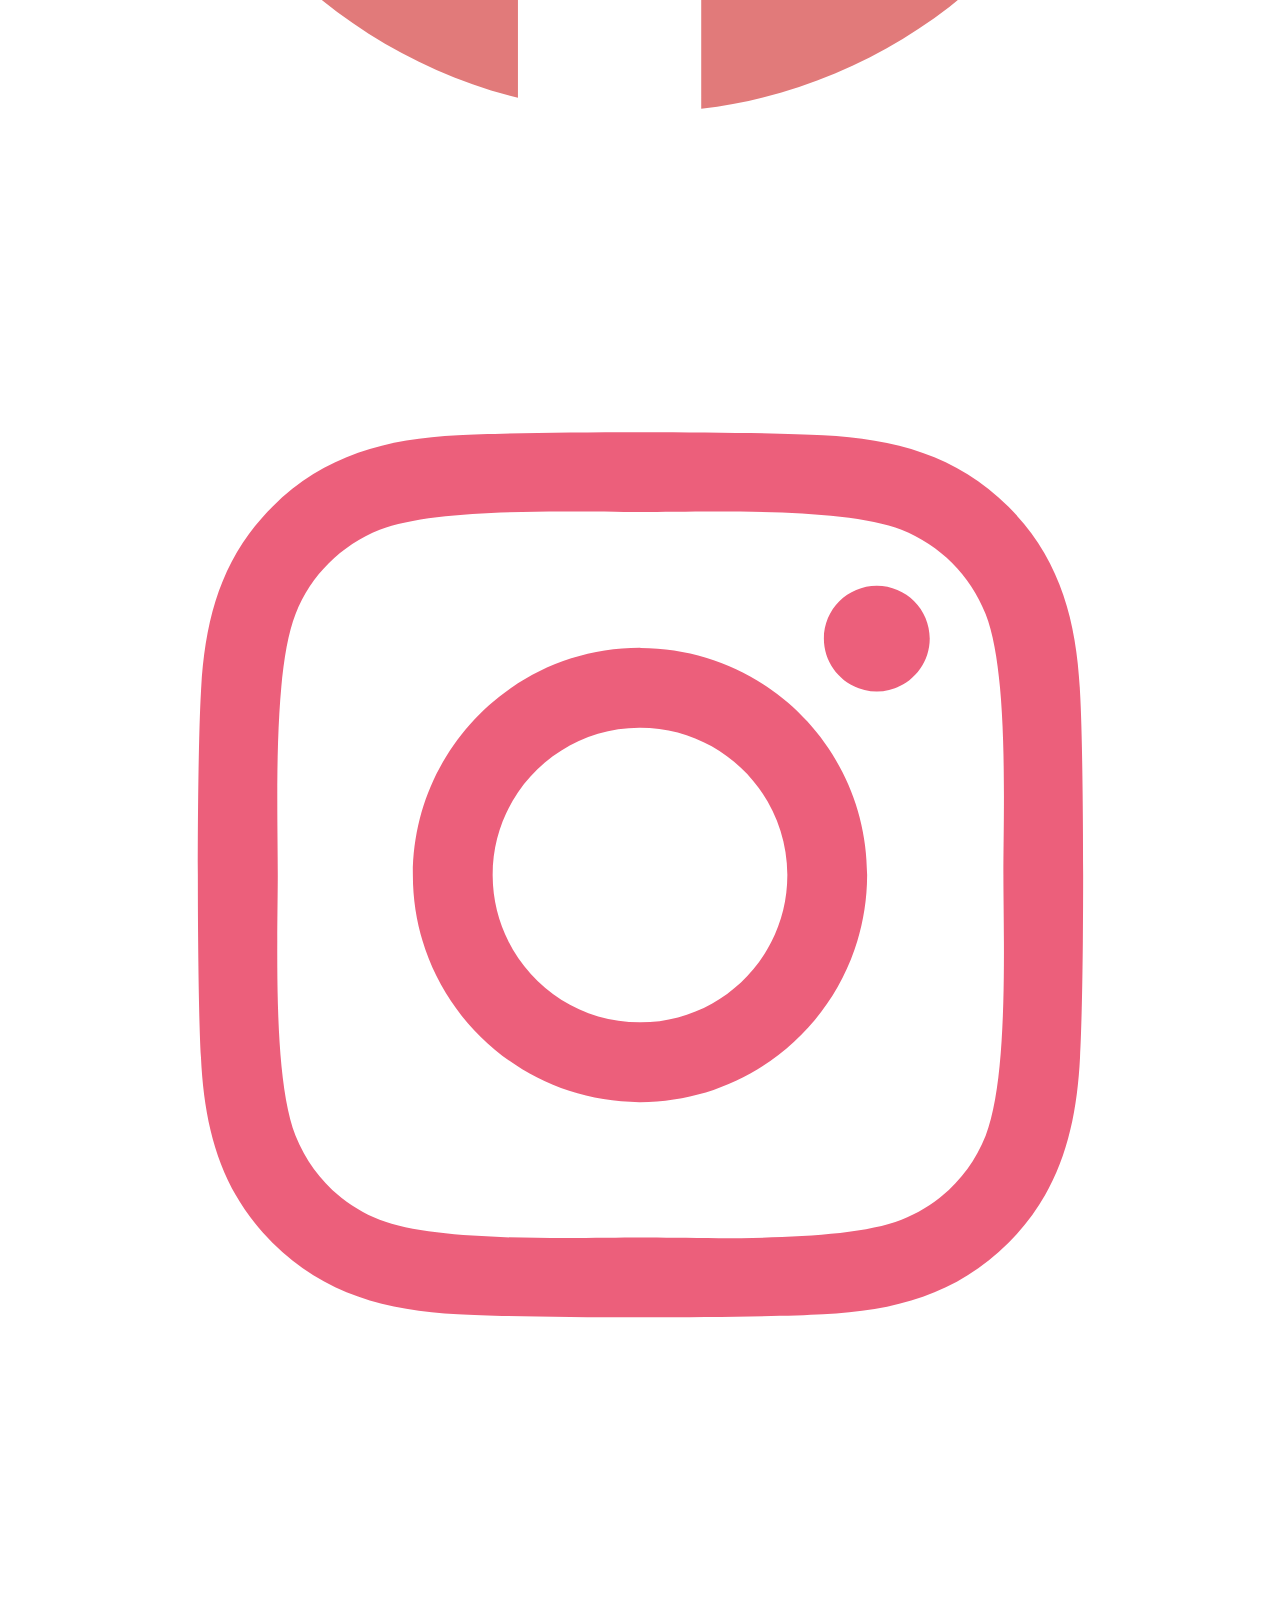
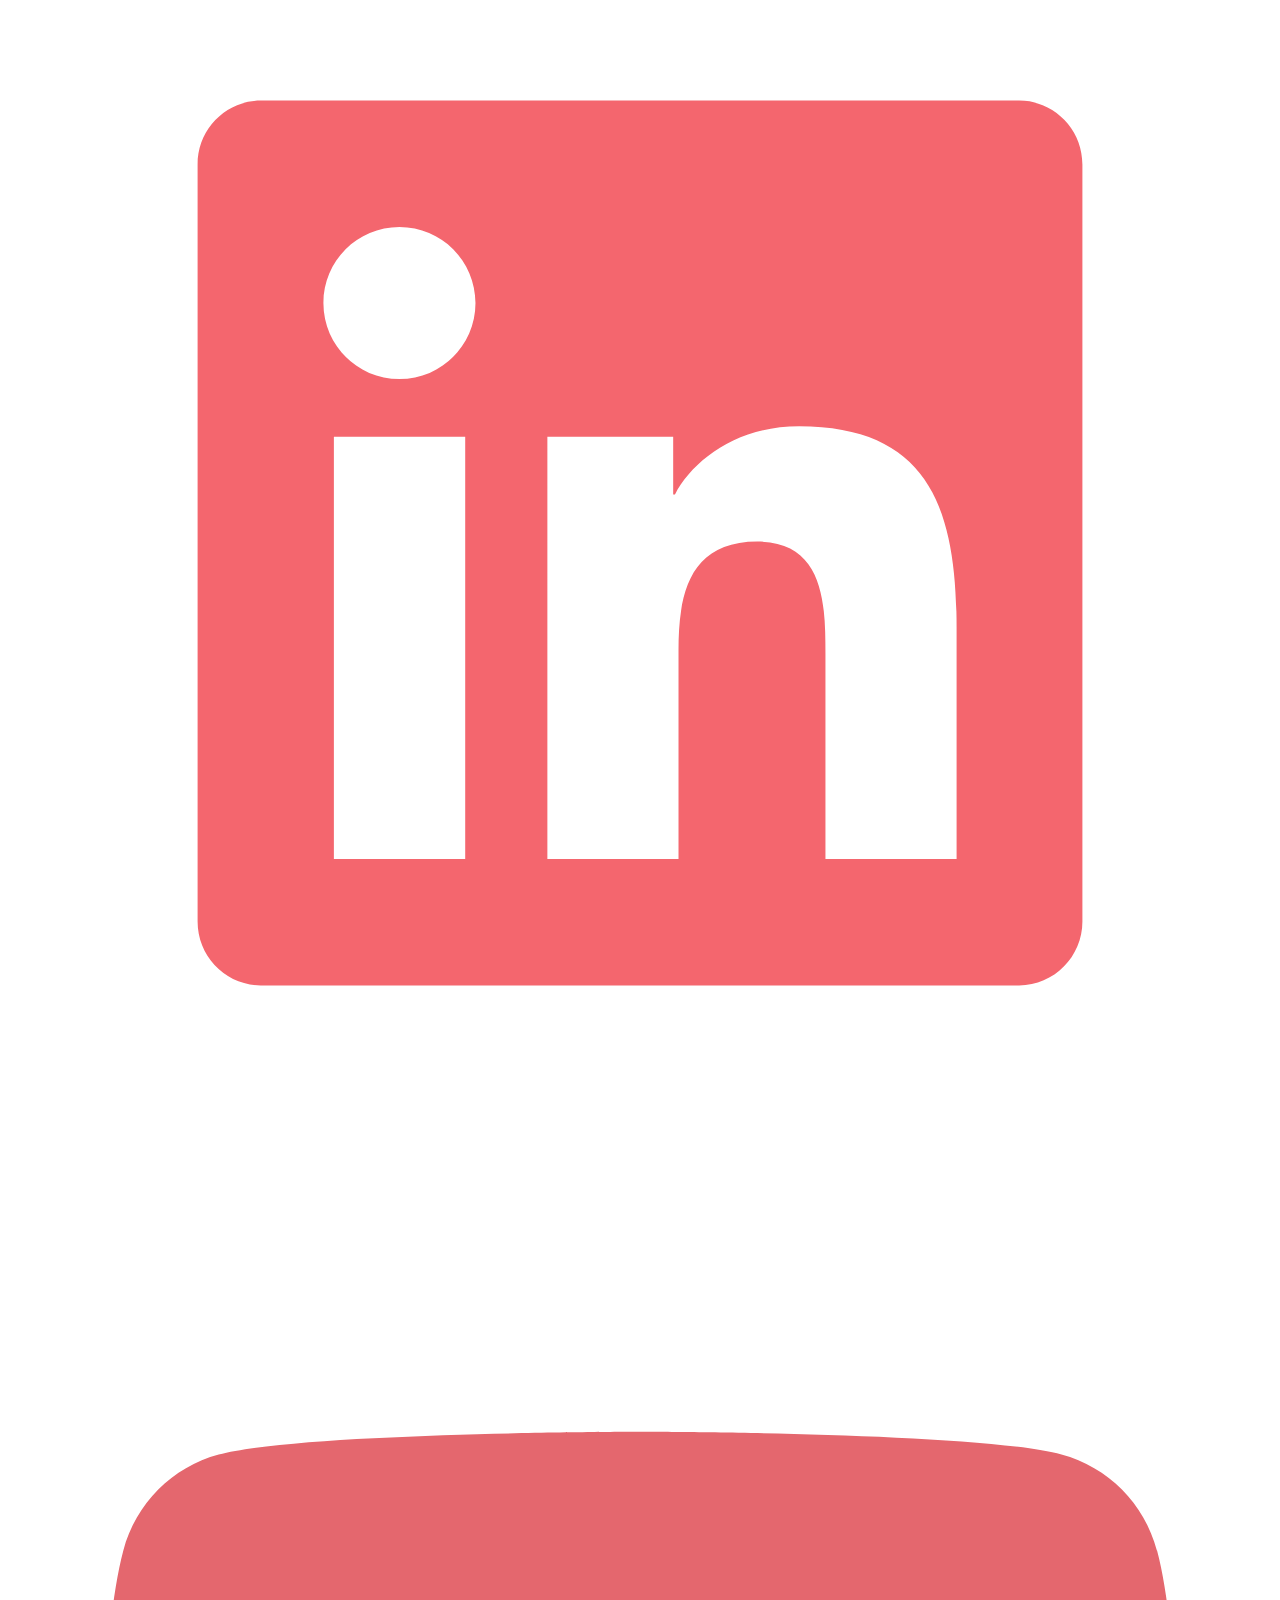
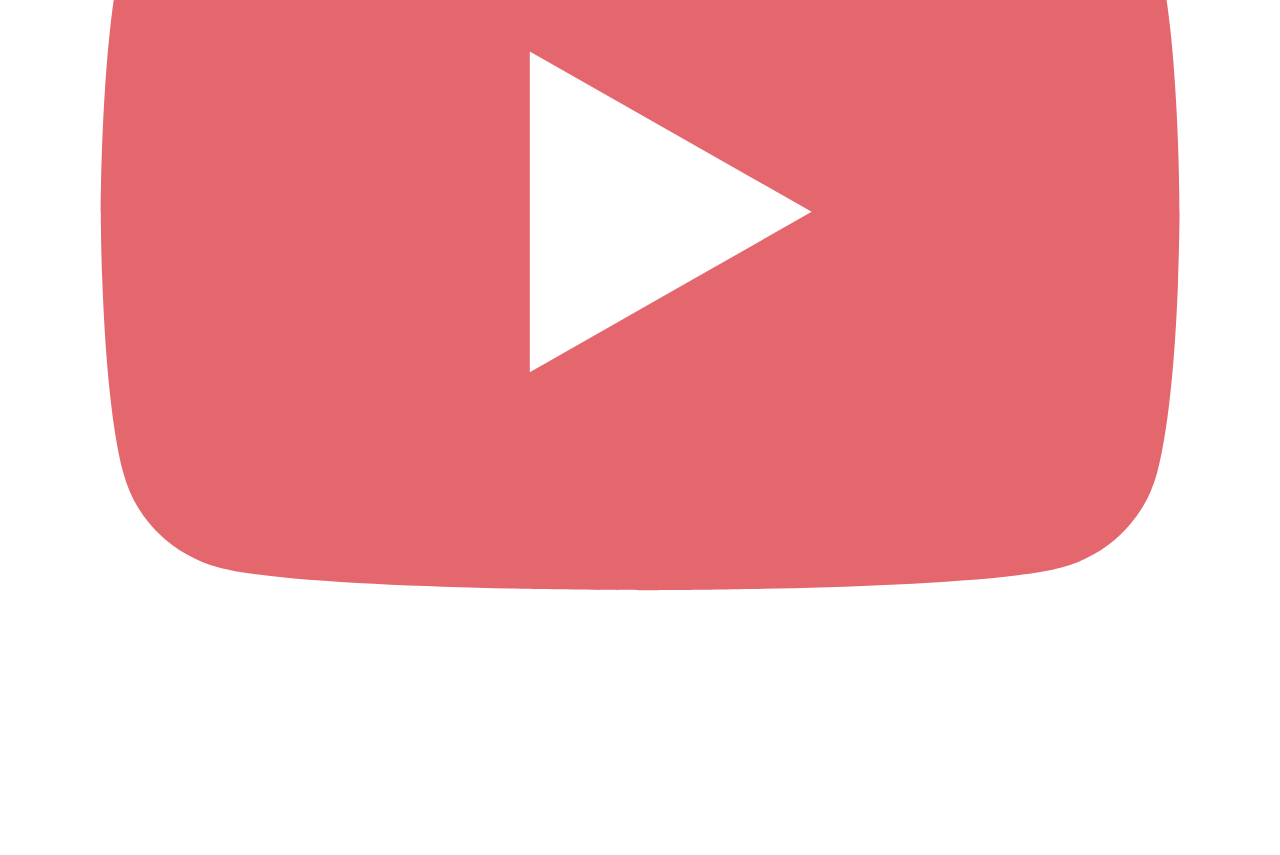
<file: pages/contact.html>
<!DOCTYPE html>
<html lang="en">
<head>
    <meta charset="UTF-8">
    <meta name="viewport" content="width=device-width, initial-scale=1.0">
    <title>Zenith Wellness</title>
    <link rel="stylesheet" href="/styles/contact.css"/>
</head>
<body>
    <header>
        <!--navigation section-->
        <nav class ="navigation">
            <a href="/index.html">Home</a> &nbsp; &nbsp; &nbsp;
            <a href="/pages/about.html">About</a> &nbsp; &nbsp; &nbsp;
            <a href="/pages/services.html">Services</a> &nbsp; &nbsp; &nbsp;
            <a href="/pages/therapists.html">Therapists</a> &nbsp; &nbsp; &nbsp;
            <a href="/pages/contact.html">Contact</a>
        </nav>
        <h1>Get in Touch</h1>
        <h2>We'd love to hear from you! Reach out with any <br>questions, inquires, or to book a consultation.</h2>
    </header>
    <section class="contact-form-section">
        <form class="contact-form" action="/submit" method="POST">
            <h3>Send us a Message:</h3>
            <div class="form-group">
                <label for="name">Name:</label>
                <input type="text" id="name" name="name" placeholder="Enter your full name">
            </div>

            <div class="form-group">
                <label for="email">Email:</label>
                <input type="email" id="email" name="email" placeholder="Enter your email address">
            </div>

            <div class="form-group">
                <label for="phone">Phone:</label>
                <input type="tel" id="phone" name="phone" placeholder="Enter your phone number">
            </div>
            <div class="form-group">
                <label>Subject:</label>
                <div class="checkbox-group">
                    <label>
                        <input type="checkbox" name="checkbox" value="general" checked> General Inquiry
                    </label>
                    <label>
                        <input type="checkbox" name="checkbox" value="booking"> Booking
                    </label>
                    <label>
                        <input type="checkbox" name="checkbox" value="technical"> Technical Support
                    </label>
                    <label>
                        <input type="checkbox" name="checkbox" value="other"> Other
                    </label>
                </div>
            </div>
            <div class="form-group">
                <label for="message">Message:</label>
                <textarea id="message" name="message" rows="5"></textarea>
            </div>

            <button type="submit" class="submit-button">Submit</button>
        </form>
      </div>

    </section>
    <footer>
        <div id="address">📍 123 Wellness Avenue, Serenity City, ST 12345 <br>
            📞 (123) 456-7890 <br>
            ✉️ hello@zenithwellness.com</div>
        <div id="copyright"><br>© 2025 Zenith Wellness. All Rights Reserved.<br> 
            Privacy Policy • Terms of Service • Disclaimer</div>
        <div>Follow Us:<br><br>
            <div class="socials">
                <img class="facebook"src="/public/icons/facebook-brands-solid-full.svg"> 
                <img class="instagram" src="/public/icons/instagram-brands-solid-full.svg">
                <img class="linkedln" src="/public/icons/linkedin-brands-solid-full (1).svg">
                <img class="youtube" src="/public/icons/youtube-brands-solid-full (1).svg">
            </div>
        </div>
    </footer>
</body>
</html>
</file>
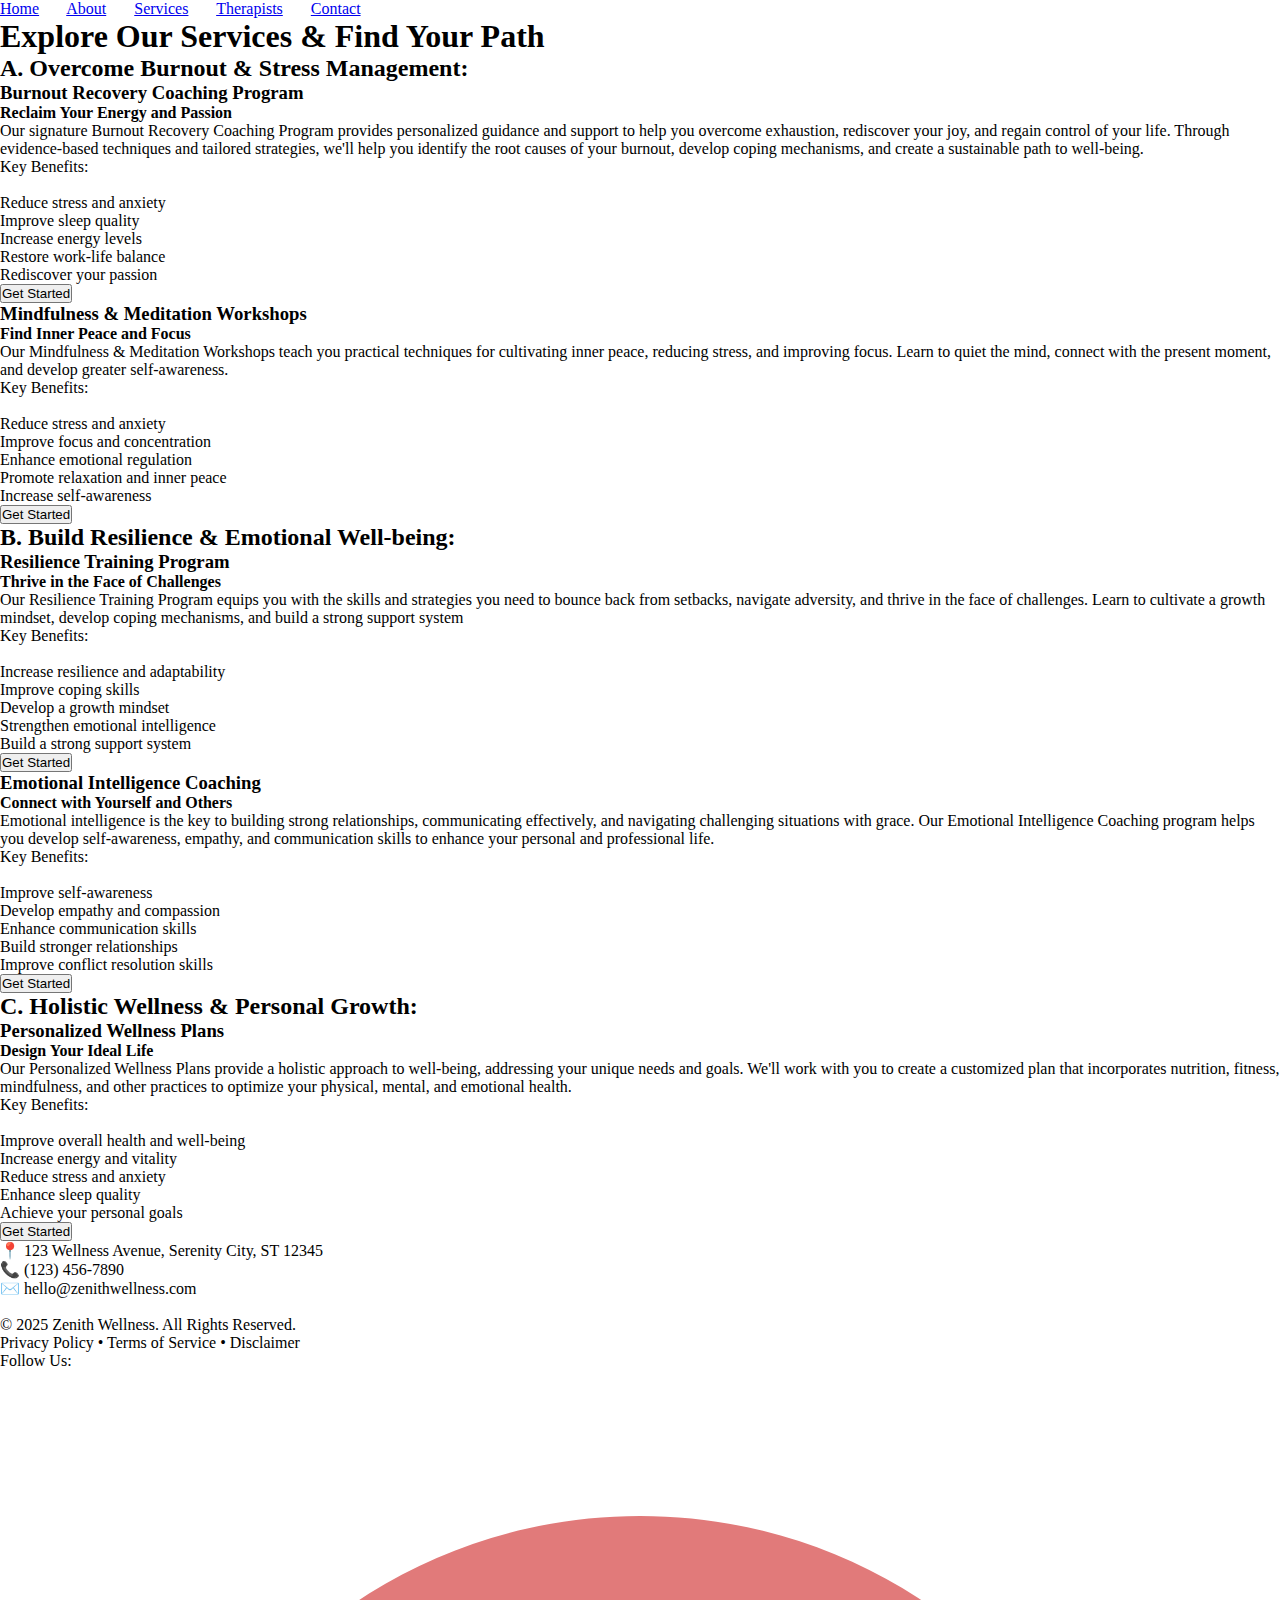
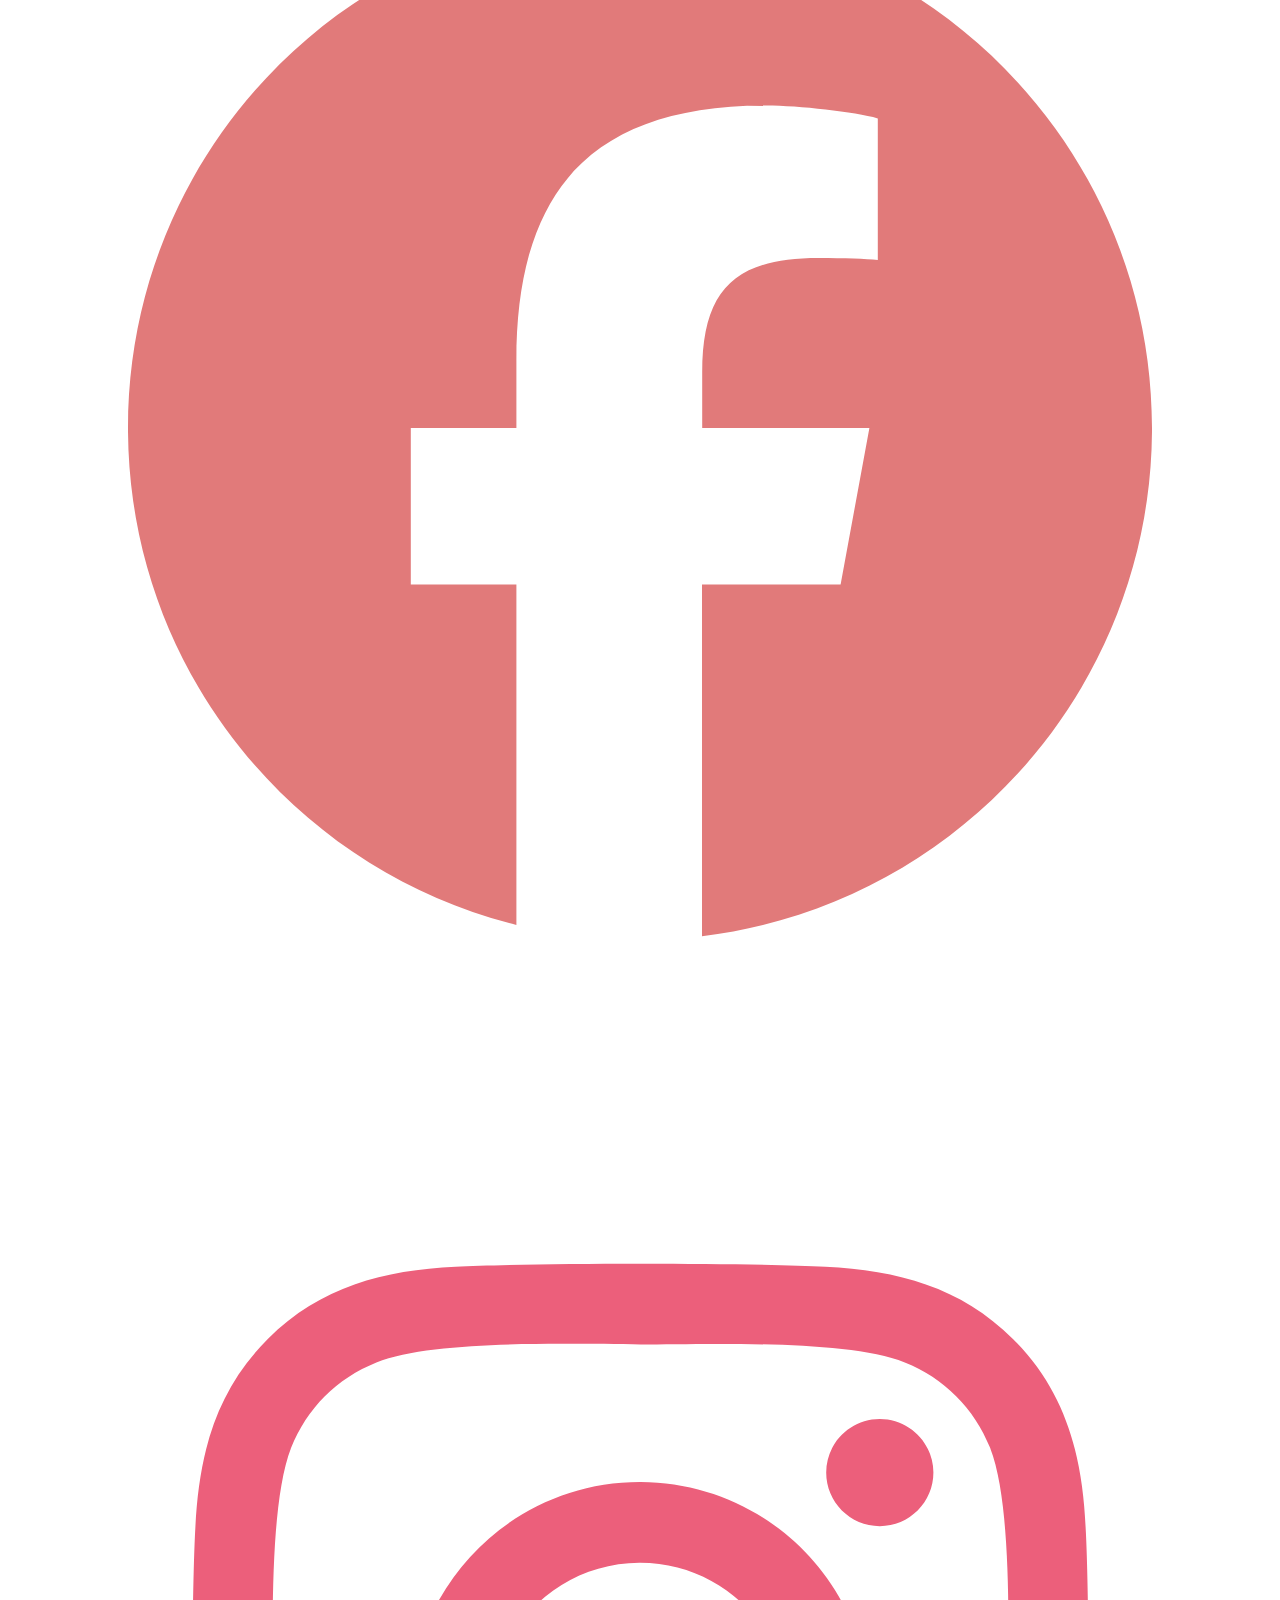
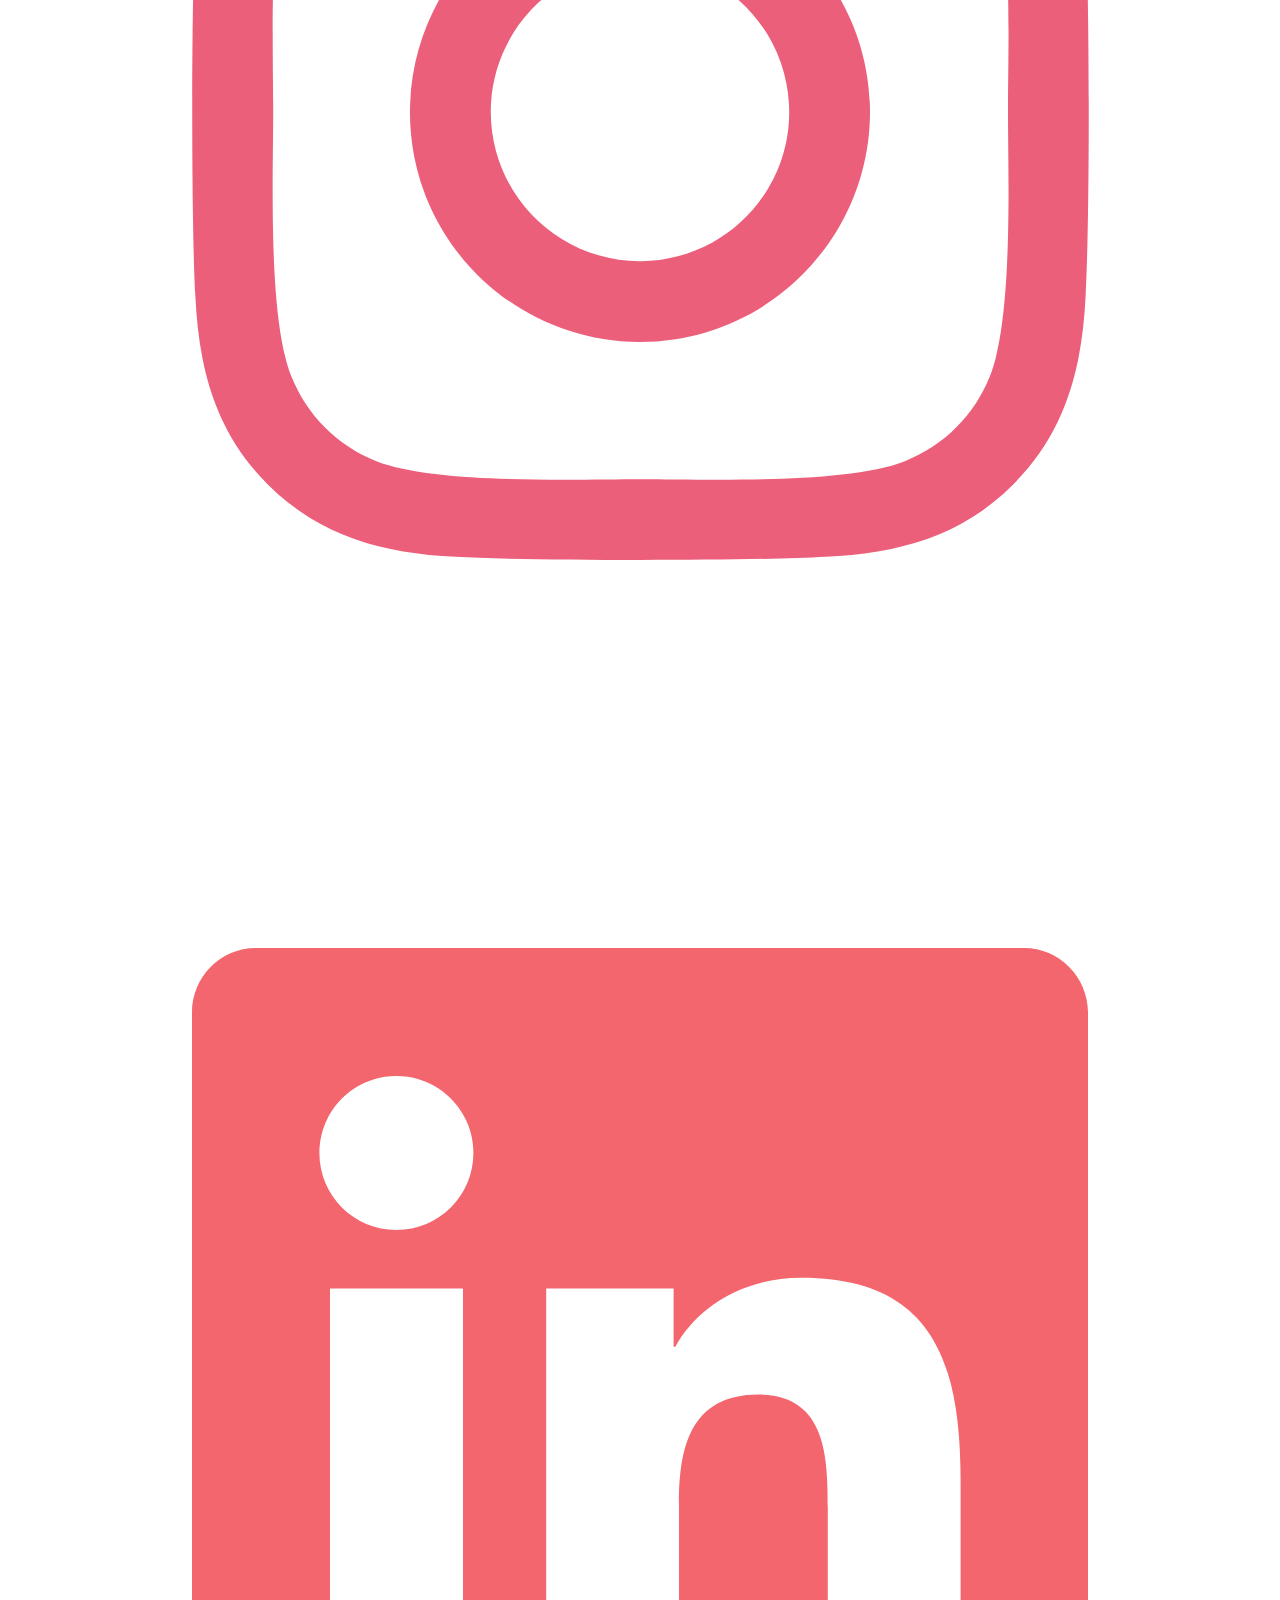
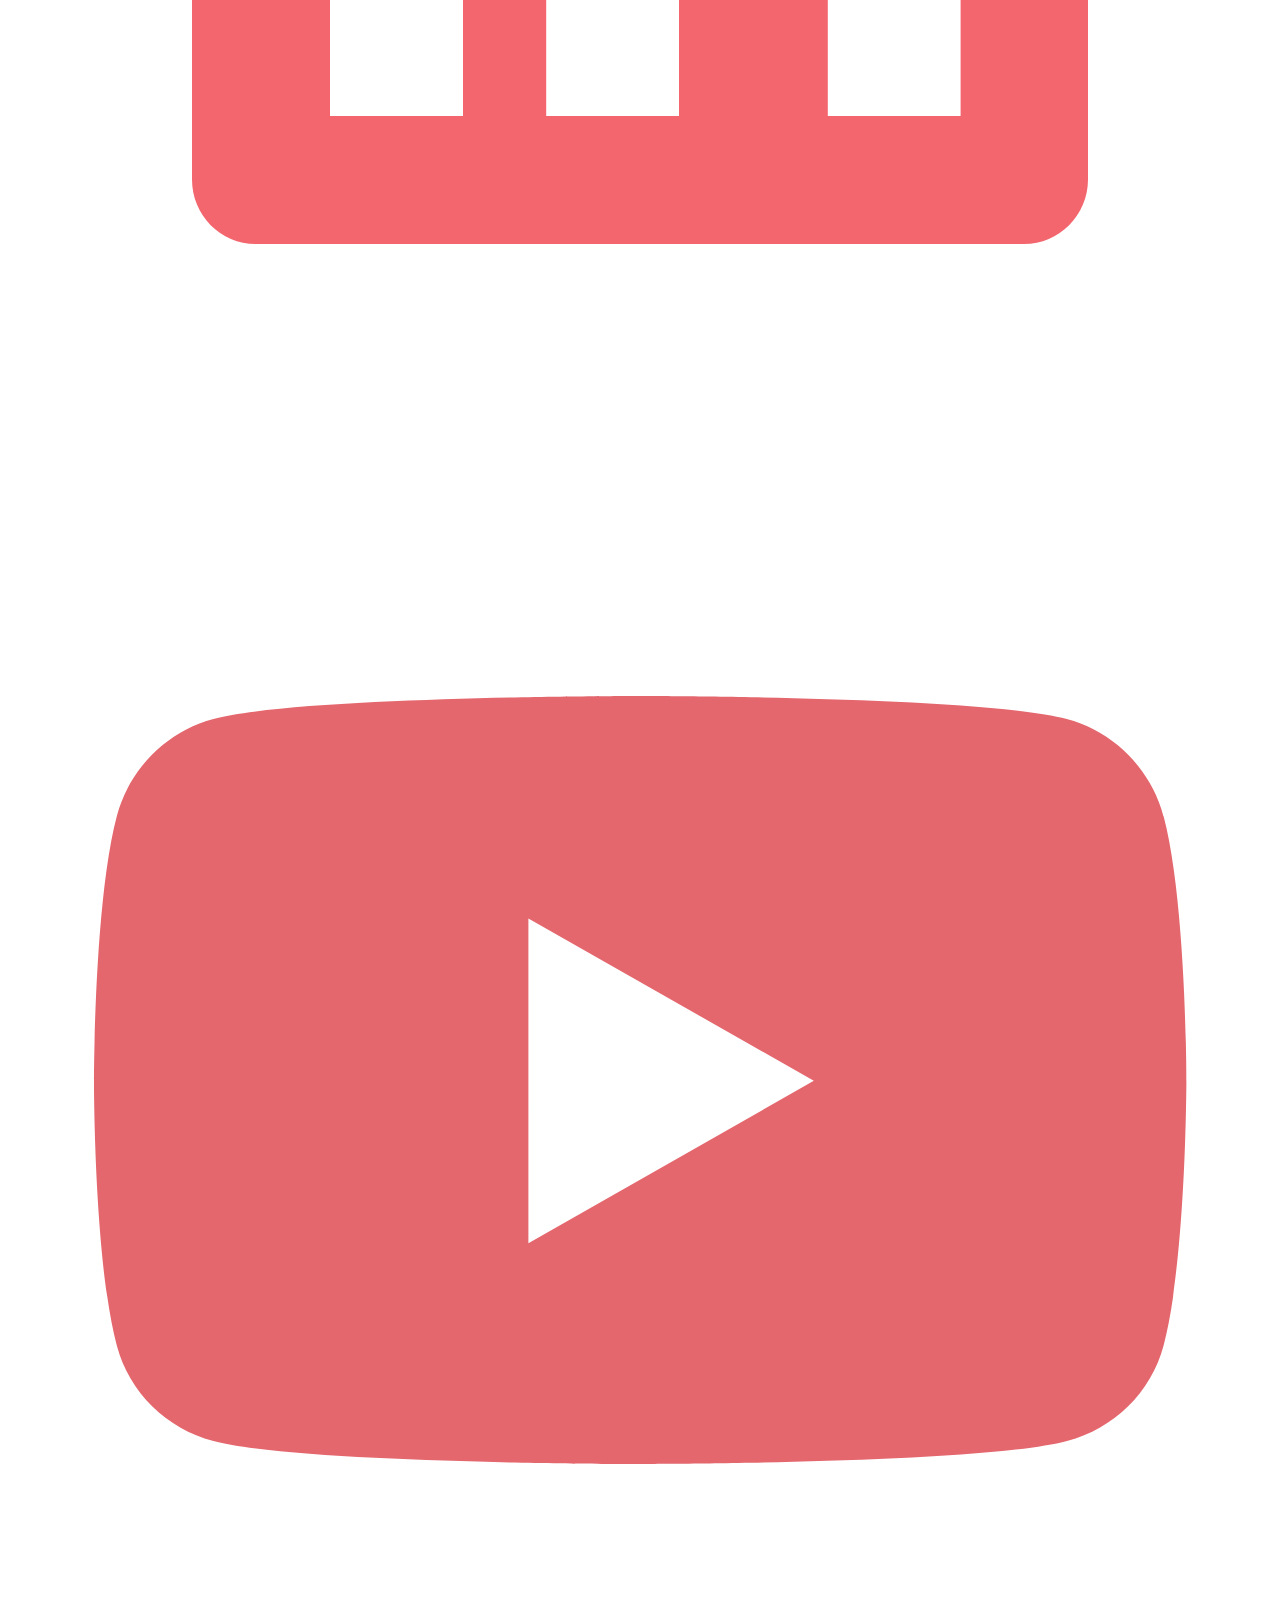
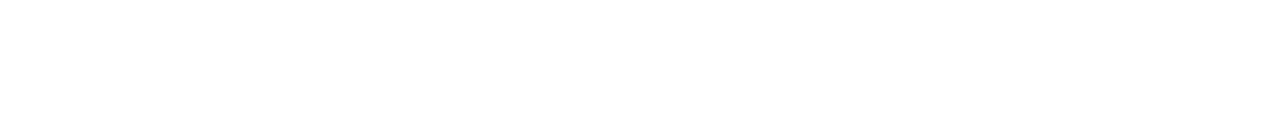
<file: pages/services.html>
<!DOCTYPE html>
<html lang="en">
<head>
    <meta charset="UTF-8">
    <meta name="viewport" content="width=device-width, initial-scale=1.0">
    <title>Services</title>
    <link rel="stylesheet" href="/styles/services.css"/>
</head>
<body>
    <header>
        <nav class ="navigation">
            <a href="/index.html">Home</a> &nbsp; &nbsp; &nbsp;
            <a href="/pages/about.html">About</a> &nbsp; &nbsp; &nbsp;
            <a href="/pages/services.html">Services</a> &nbsp; &nbsp; &nbsp;
            <a href="/pages/therapists.html">Therapists</a> &nbsp; &nbsp; &nbsp;
            <a href="/pages/contact.html">Contact</a> 
        </nav>
        <h1>Explore Our Services & Find Your Path</h1>
    </header>
    <section>
        <h2>A. Overcome Burnout & Stress Management:</h2>
        <div class ="servicesA">
            <div class="boxes">
                <h3>Burnout Recovery Coaching Program</h3>
                <h4 class="quote">Reclaim Your Energy and Passion</h4>
                <p class="evidence">Our signature Burnout Recovery Coaching Program provides personalized guidance and support to help you 
                   overcome exhaustion, rediscover your joy, and regain control of your life. Through evidence-based 
                    techniques and tailored strategies, we'll help you identify the root causes of your burnout, develop 
                    coping mechanisms, and create a sustainable path to well-being.
                </p>
                <div class="benefits">
                    <p>Key Benefits:</p><br>
                    <ul>
                        <li>Reduce stress and anxiety</li>
                        <li>Improve sleep quality</li>
                        <li>Increase energy levels</li>
                        <li>Restore work-life balance</li>
                        <li>Rediscover your passion</li>
                    </ul>
                </div>
                <div>
                    <button class="get-started-button">Get Started</button>
                </div>
            </div>
            <div class="boxes">
                <h3>Mindfulness & Meditation Workshops</h3>
                <h4 class="quote">Find Inner Peace and Focus</h4>
                <p class="evidence">Our Mindfulness & Meditation Workshops teach you practical techniques for cultivating inner peace, reducing
                     stress, and improving focus. Learn to quiet the mind, connect with the present moment, and develop greater
                      self-awareness.
                </p>
                <div class="benefits">
                    <p>Key Benefits:</p><br>
                    <ul>
                        <li>Reduce stress and anxiety</li>
                        <li>Improve focus and concentration</li>
                        <li>Enhance emotional regulation</li>
                        <li>Promote relaxation and inner peace</li>
                        <li>Increase self-awareness</li>
                    </ul>
                </div>
                <div>
                    <button class="get-started-button">Get Started</button>
                </div>
            </div>
        </div>
        
    </section>
    <section>
        <h2>B. Build Resilience & Emotional Well-being:</h2>
        <div class="servicesB">
            
            <div class="boxes">
                <h3>Resilience Training Program</h3>
                <h4 class="quote">Thrive in the Face of Challenges</h4>
                <p class="evidence">Our Resilience Training Program equips you with the skills and strategies you need to bounce back from 
                    setbacks, navigate adversity, and thrive in the face of challenges. Learn to cultivate a growth mindset, 
                    develop coping mechanisms, and build a strong support system
                </p>
                <div class="benefits">
                    <p>Key Benefits:</p><br>
                    <ul>
                        <li> Increase resilience and adaptability</li>
                        <li>Improve coping skills</li>
                        <li>Develop a growth mindset</li>
                        <li>Strengthen emotional intelligence</li>
                        <li>Build a strong support system</li>
                    </ul>
                </div>
                <div>
                    <button class="get-started-button">Get Started</button>
                </div>
            </div>
            <div class="boxes">
                <h3>Emotional Intelligence Coaching</h3>
                <h4 class="quote">Connect with Yourself and Others</h4>
                <p class="evidence">Emotional intelligence is the key to building strong relationships, communicating effectively, and navigating 
                    challenging situations with grace. Our Emotional Intelligence Coaching program helps you develop self-awareness,
                     empathy, and communication skills to enhance your personal and professional life.
                </p>
                <div class="benefits">
                    <p>Key Benefits:</p><br>
                    <ul>
                        <li>Improve self-awareness</li>
                        <li>Develop empathy and compassion</li>
                        <li>Enhance communication skills</li>
                        <li>Build stronger relationships</li>
                        <li>Improve conflict resolution skills</li>
                    </ul>
                </div>
                <div>
                    <button class="get-started-button">Get Started</button>
                </div>
            </div>
        </div>
    </section>
        
        
    <section>
        <h2>C. Holistic Wellness & Personal Growth:</h2>
        <div class="servicesC">
            
            <div class="boxes">
                <h3>Personalized Wellness Plans</h3>
                <h4 class="quote">Design Your Ideal Life</h4>
                <p class="evidence">Our Personalized Wellness Plans provide a holistic approach to well-being, addressing your unique needs and 
                    goals. We'll work with you to create a customized plan that incorporates nutrition, fitness, mindfulness, and
                     other practices to optimize your physical, mental, and emotional health.
                </p>
                <div class="benefits">
                    <p>Key Benefits:</p><br>
                    <ul>
                        <li>Improve overall health and well-being</li>
                        <li>Increase energy and vitality</li>
                        <li>Reduce stress and anxiety</li>
                        <li>Enhance sleep quality</li>
                        <li>Achieve your personal goals</li>
                    </ul>
                </div>
                <div>
                    <button class="get-started-button">Get Started</button>
                </div>
            </div>
        </div>
        
    </section>
    <footer>
        <div id="address">📍 123 Wellness Avenue, Serenity City, ST 12345 <br>
            📞 (123) 456-7890 <br>
            ✉️ hello@zenithwellness.com</div>
        <div id="copyright"><br>© 2025 Zenith Wellness. All Rights Reserved.<br> 
            Privacy Policy • Terms of Service • Disclaimer</div>
        <div>Follow Us:<br><br>
            <div class="socials">
                <img class="facebook"src="/public/icons/facebook-brands-solid-full.svg"> 
                <img class="instagram" src="/public/icons/instagram-brands-solid-full.svg">
                <img class="linkedln" src="/public/icons/linkedin-brands-solid-full (1).svg">
                <img class="youtube" src="/public/icons/youtube-brands-solid-full (1).svg">
            </div>
        </div>
    </footer>
</body>
</html>
</file>
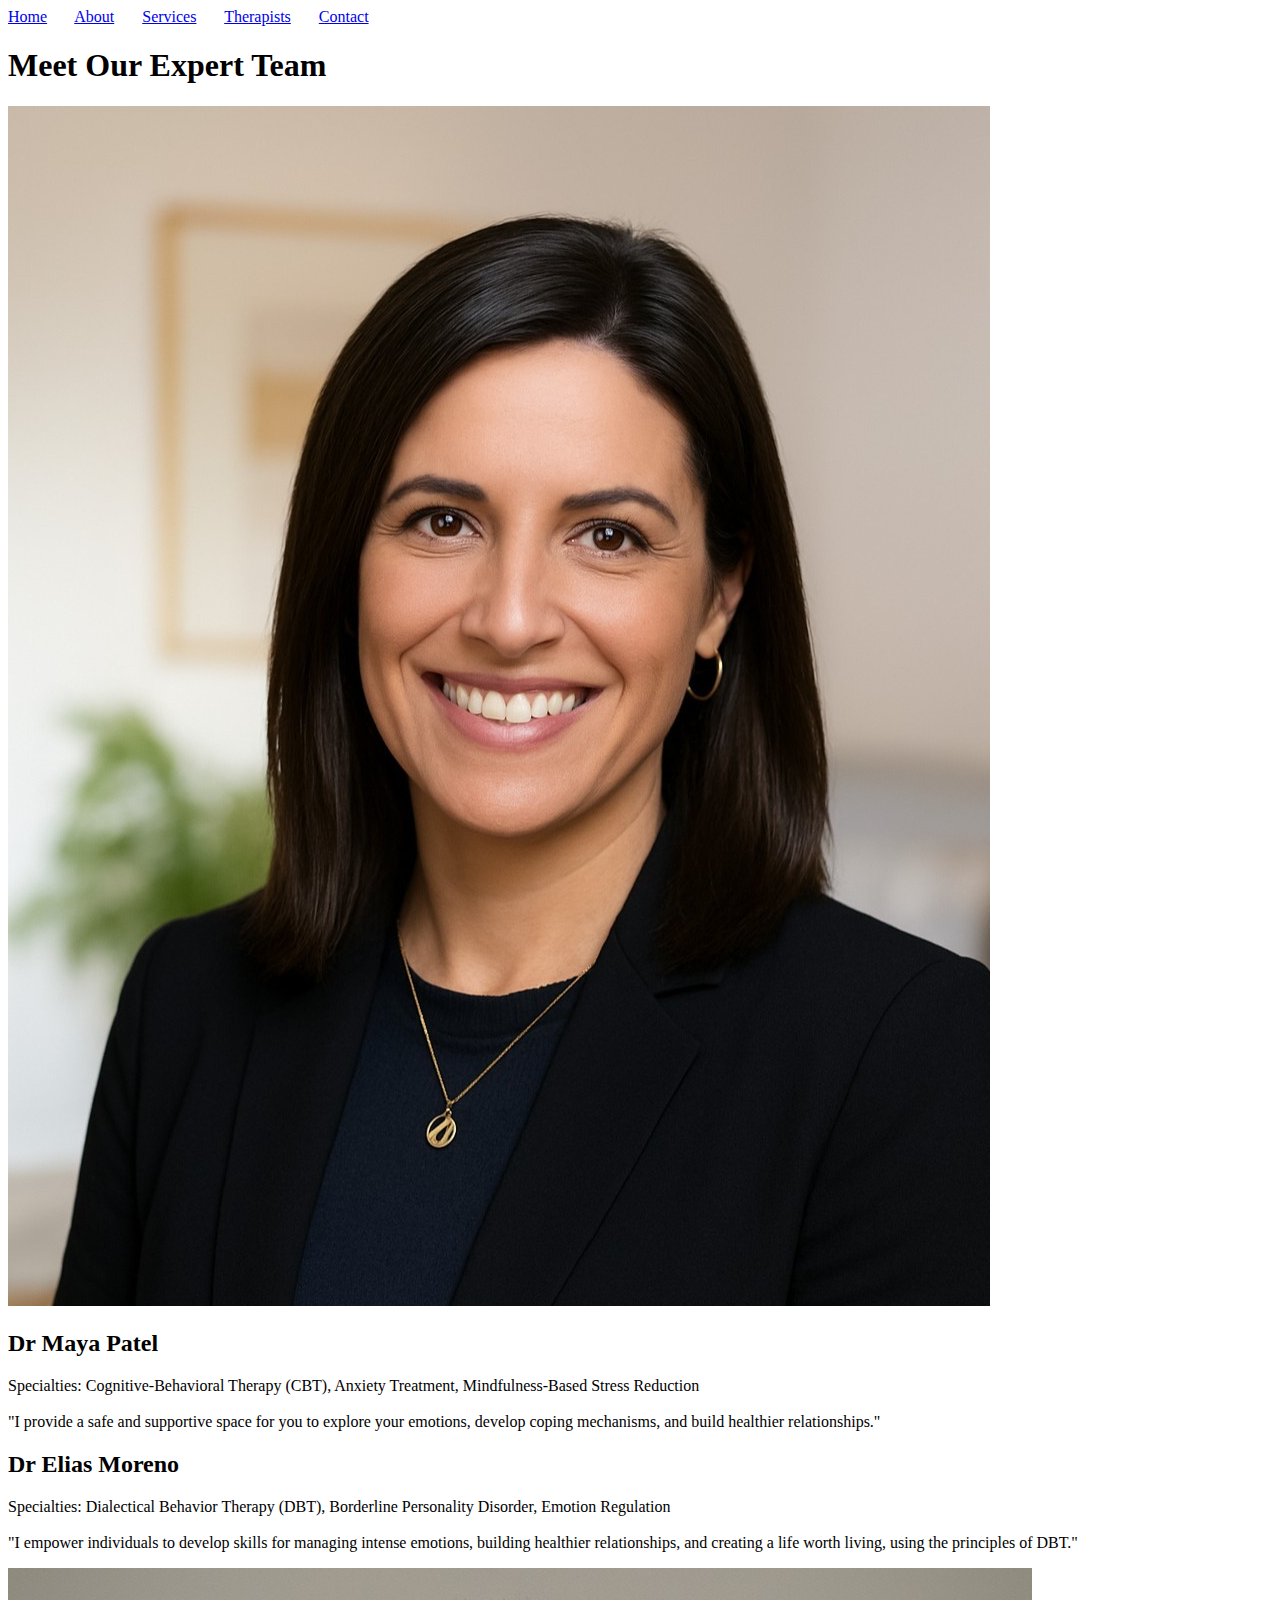
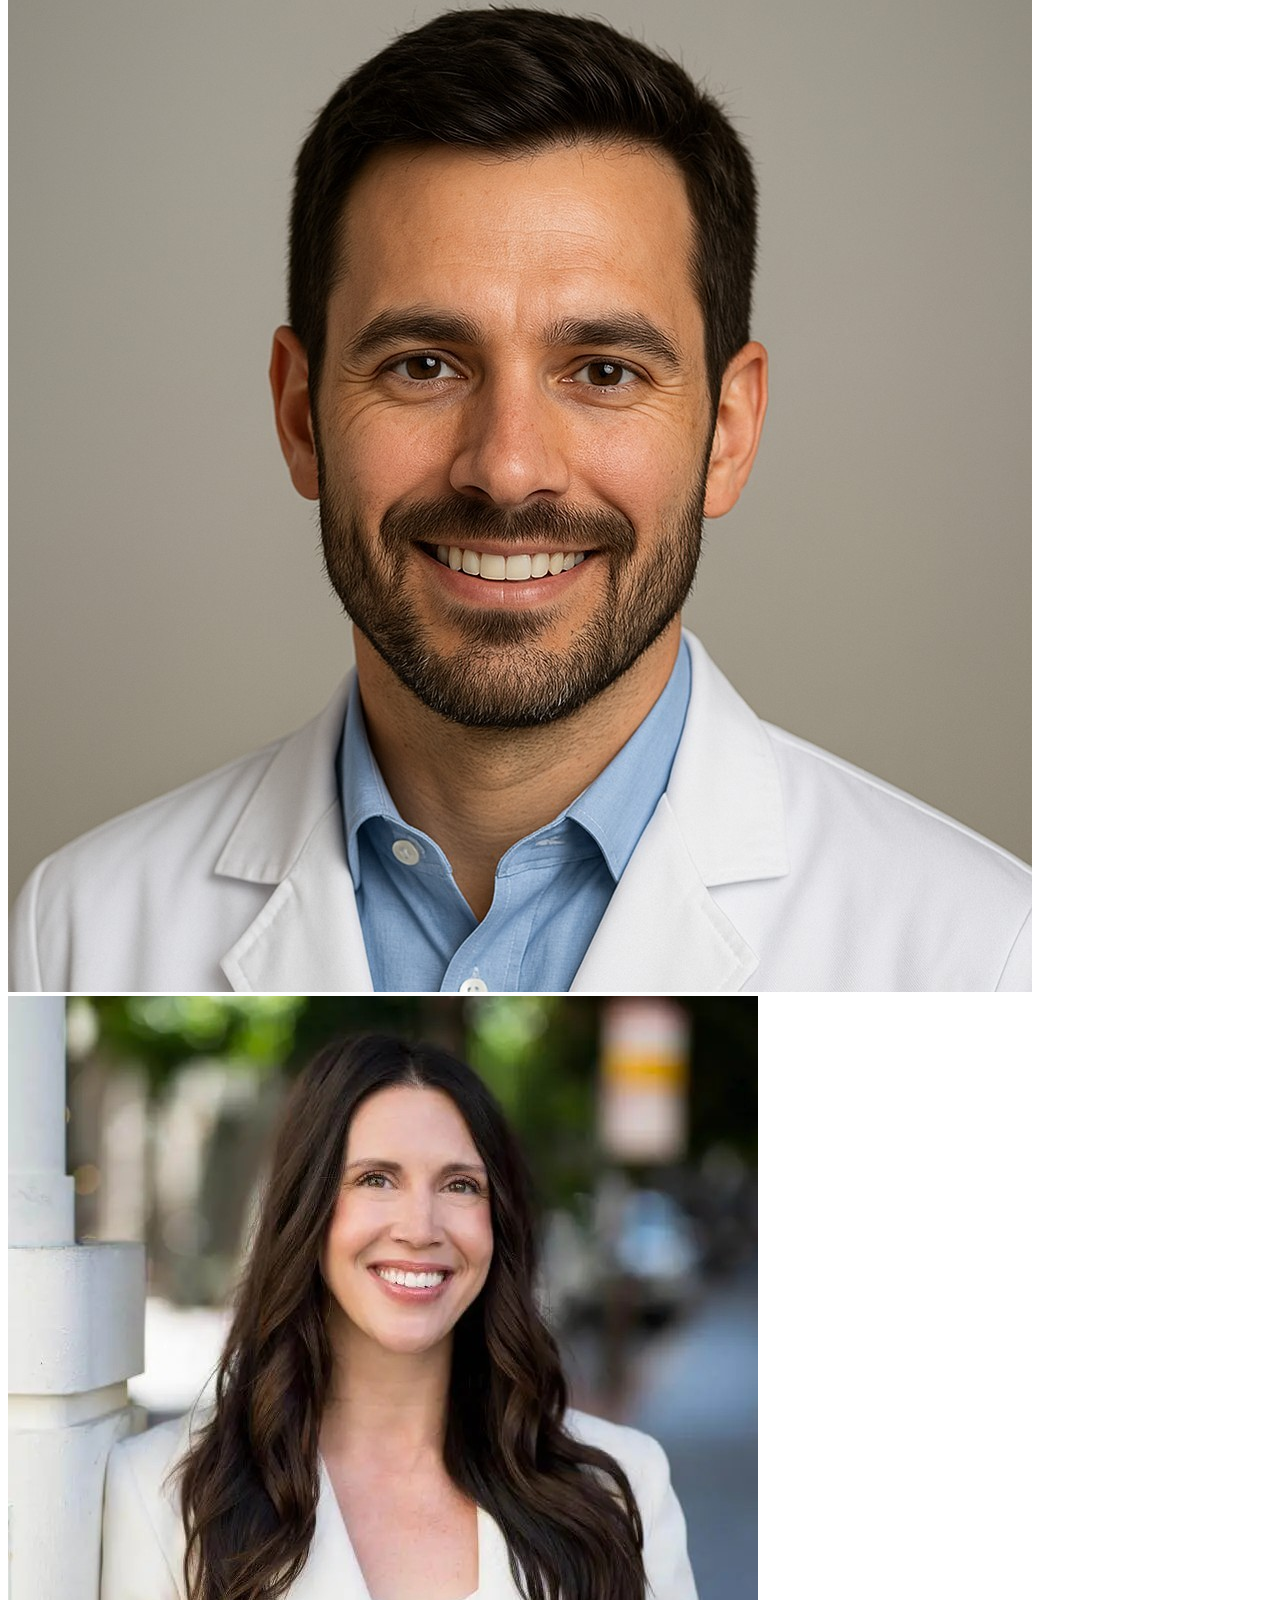
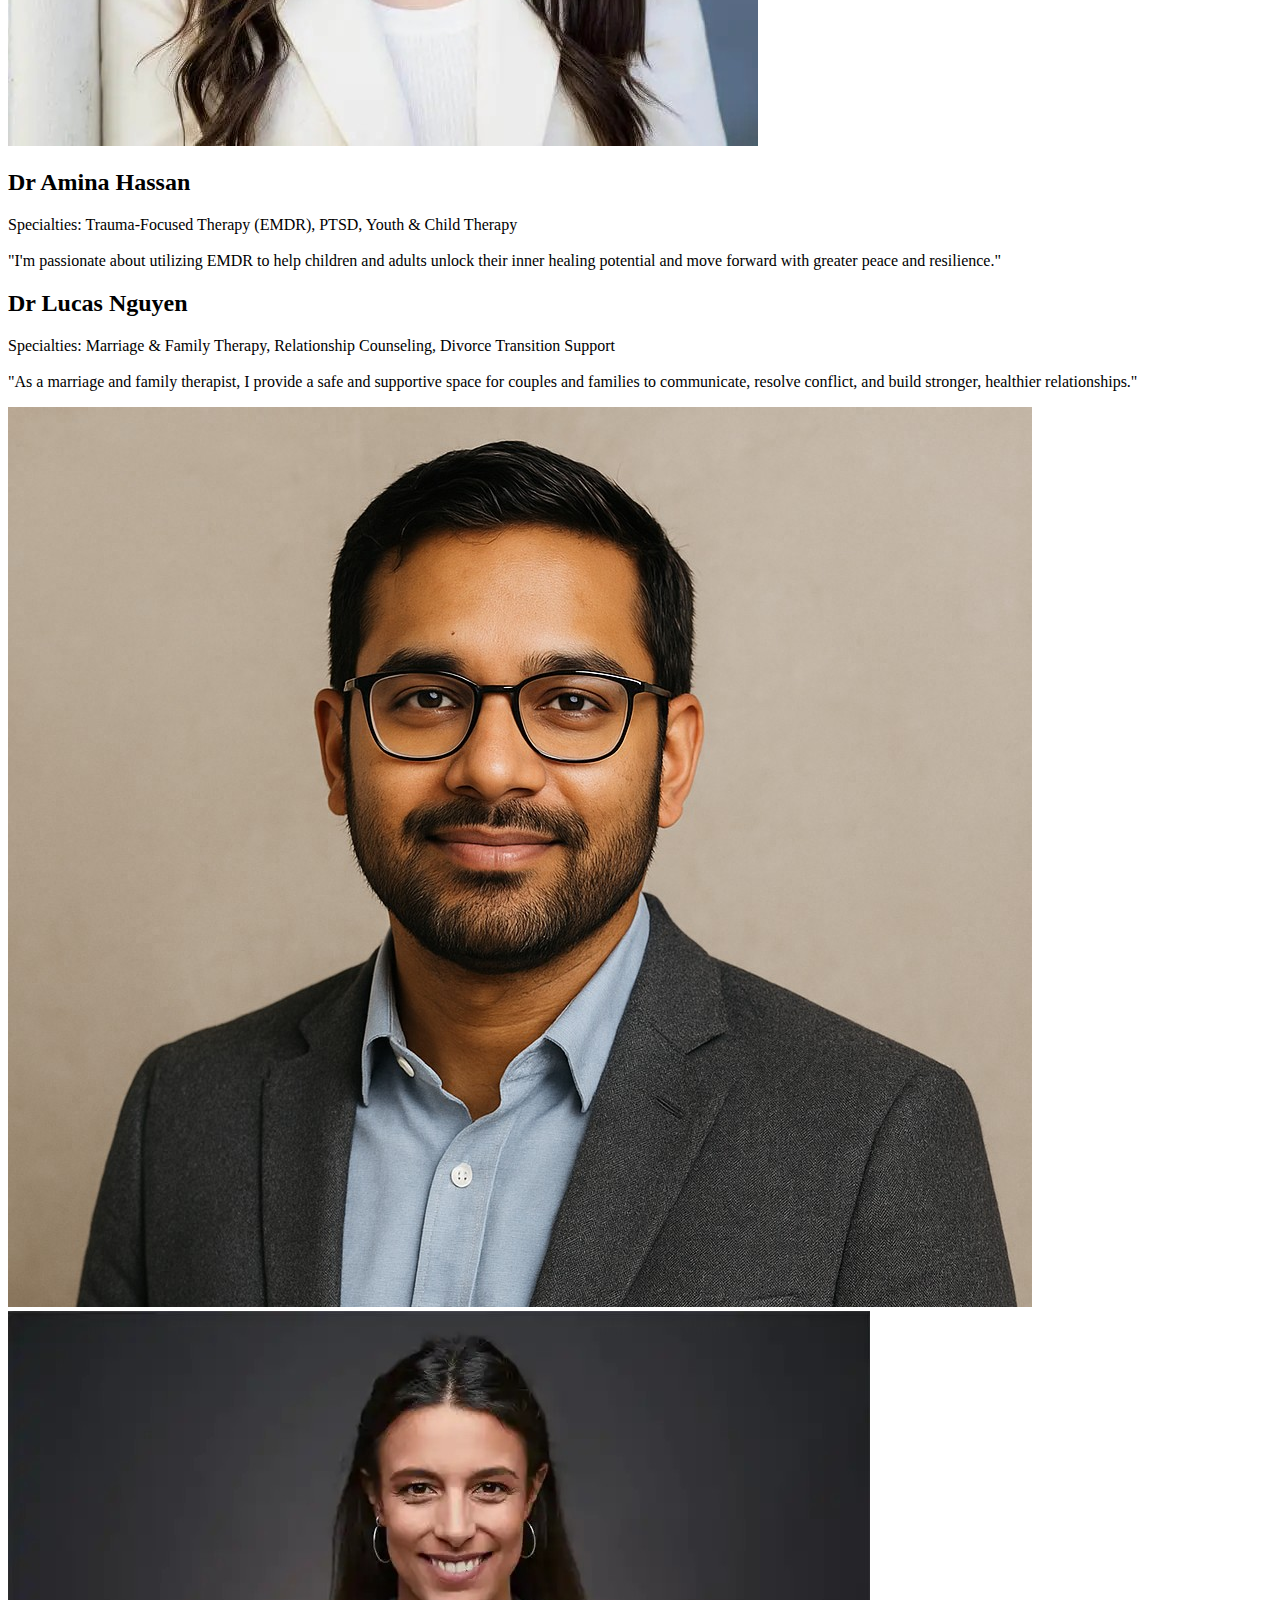
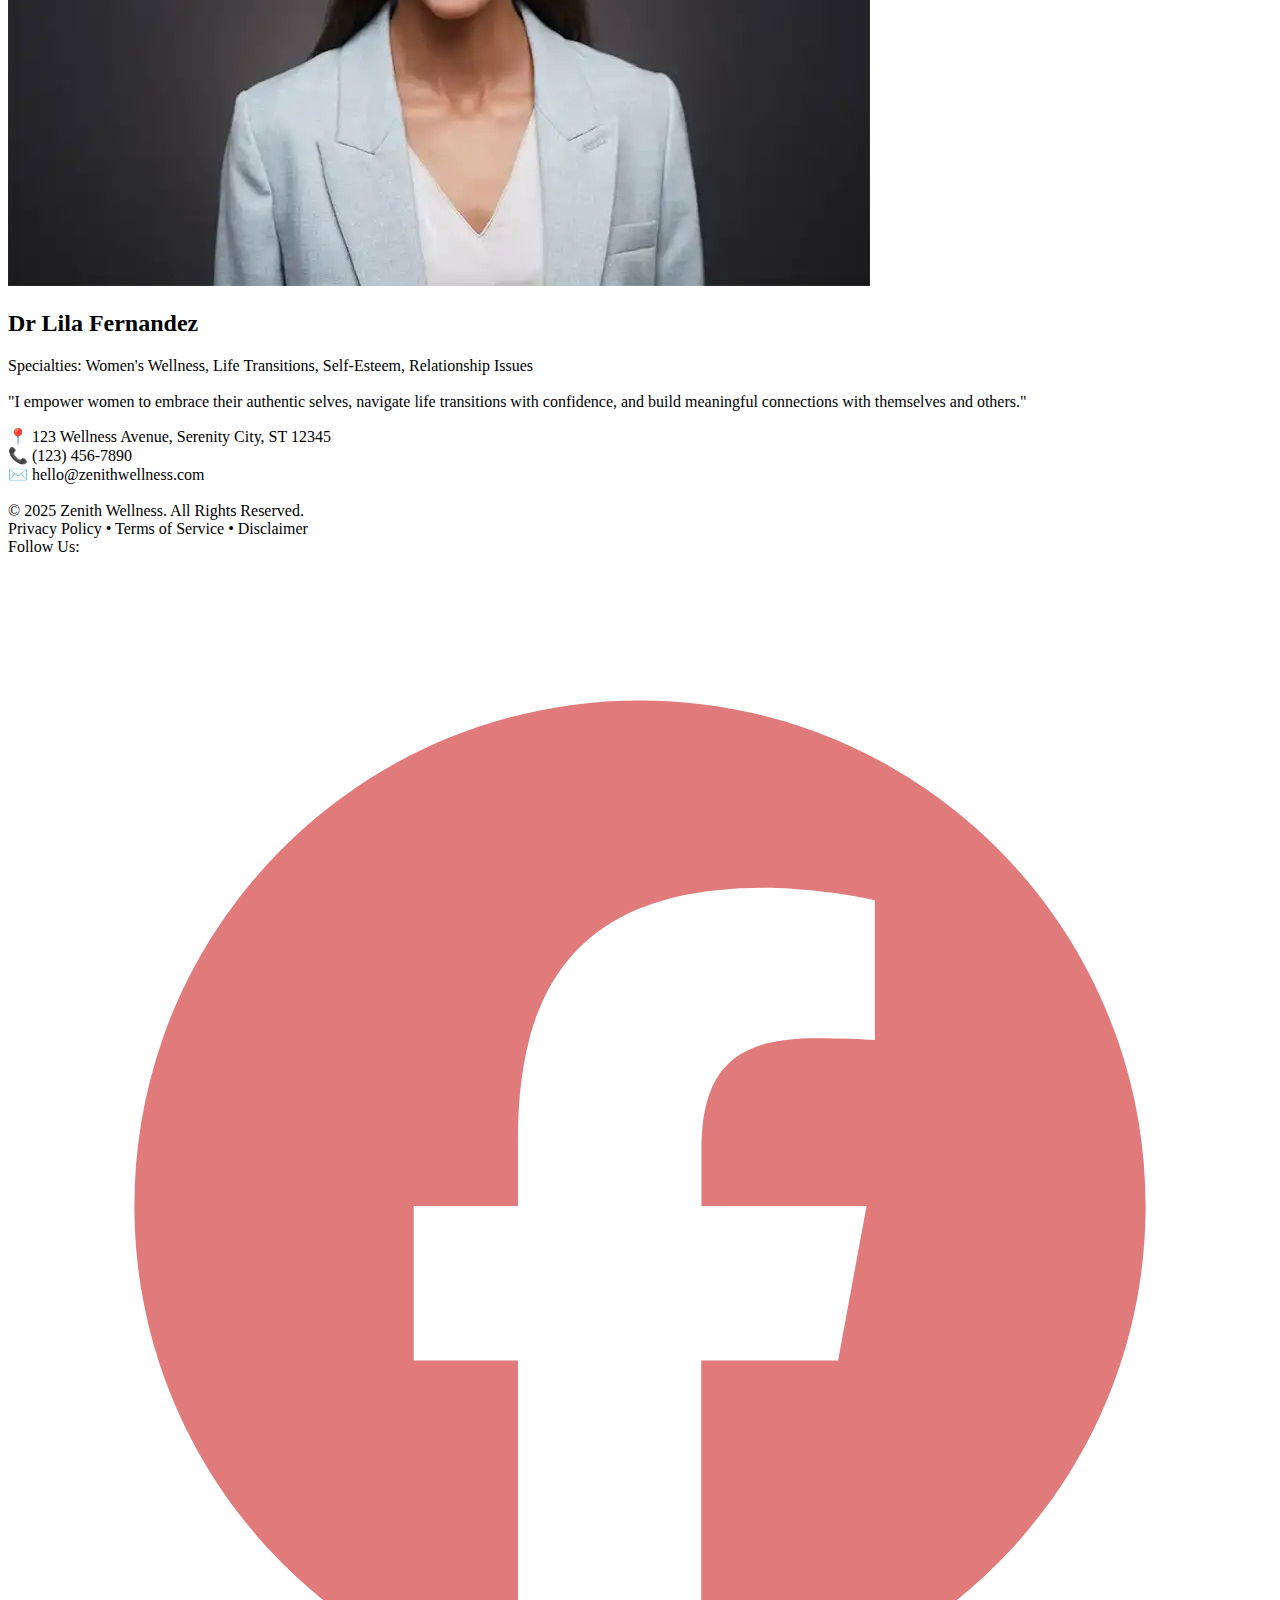
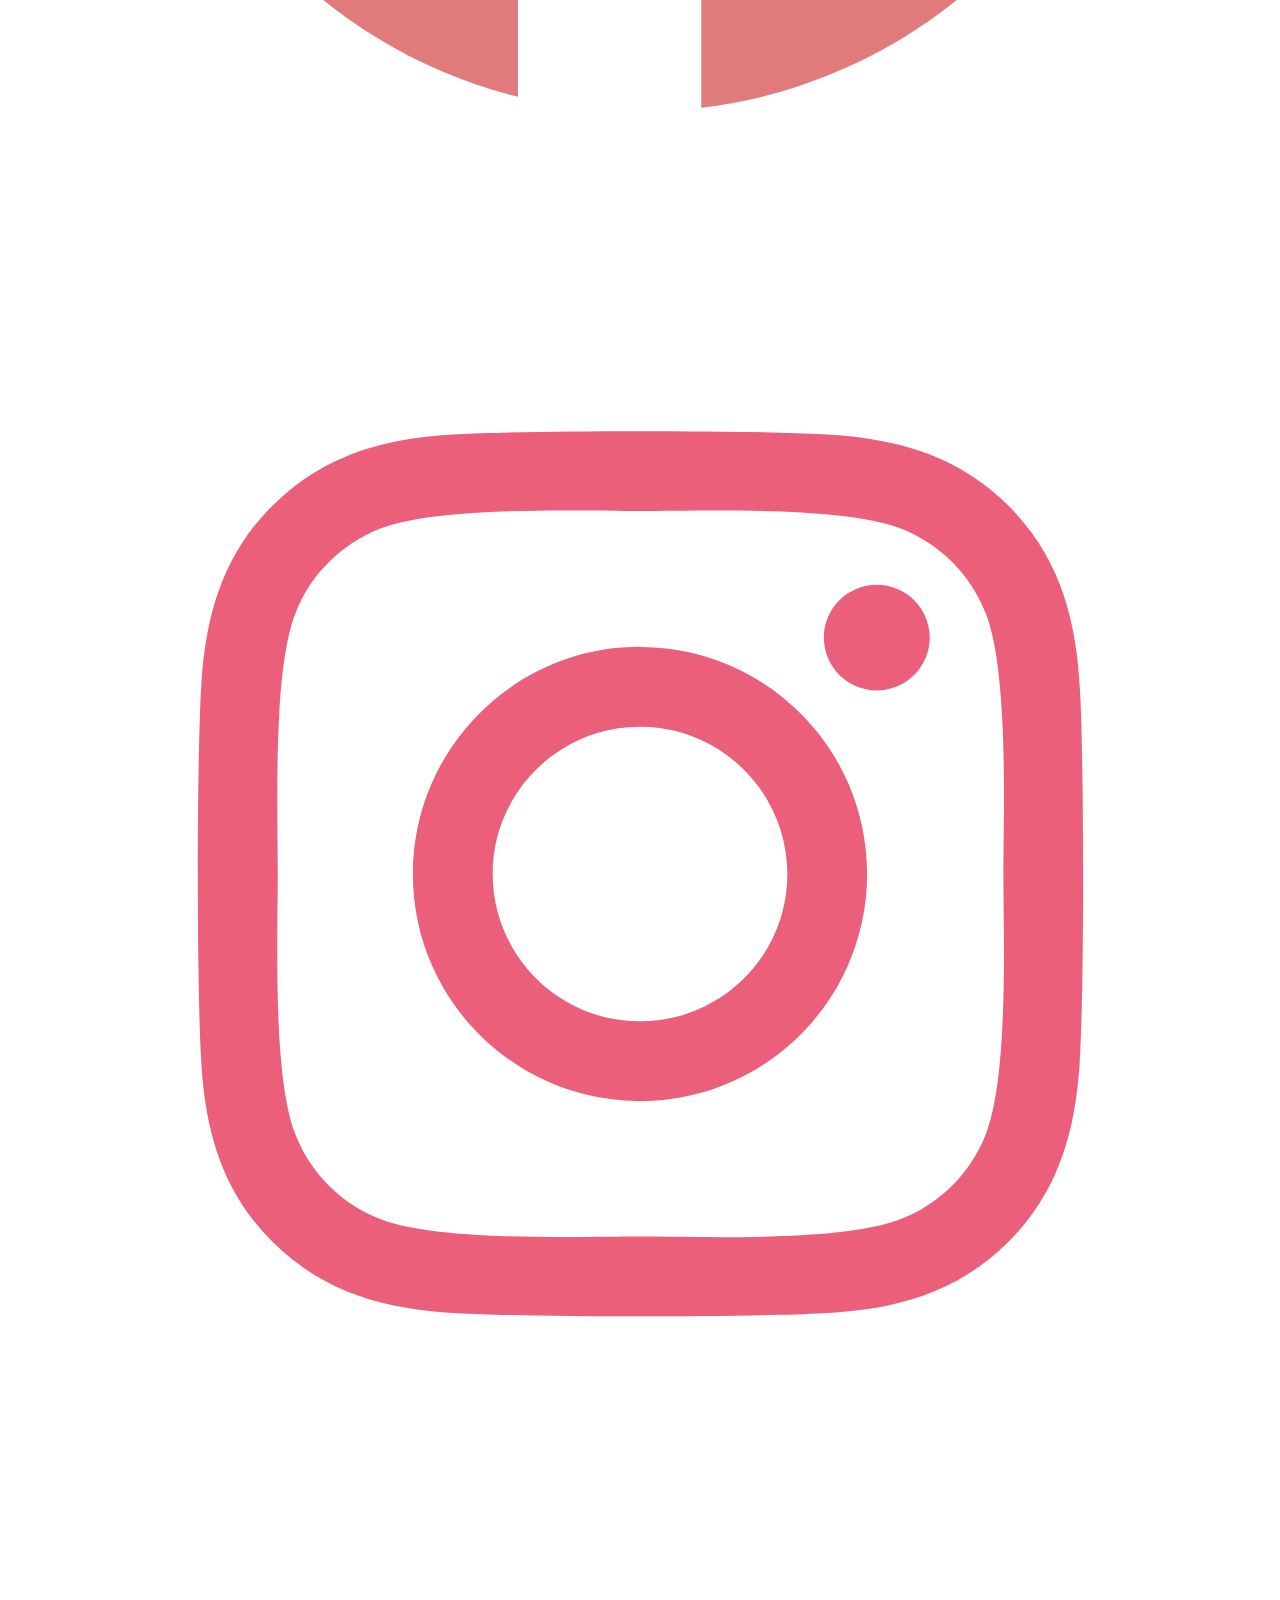
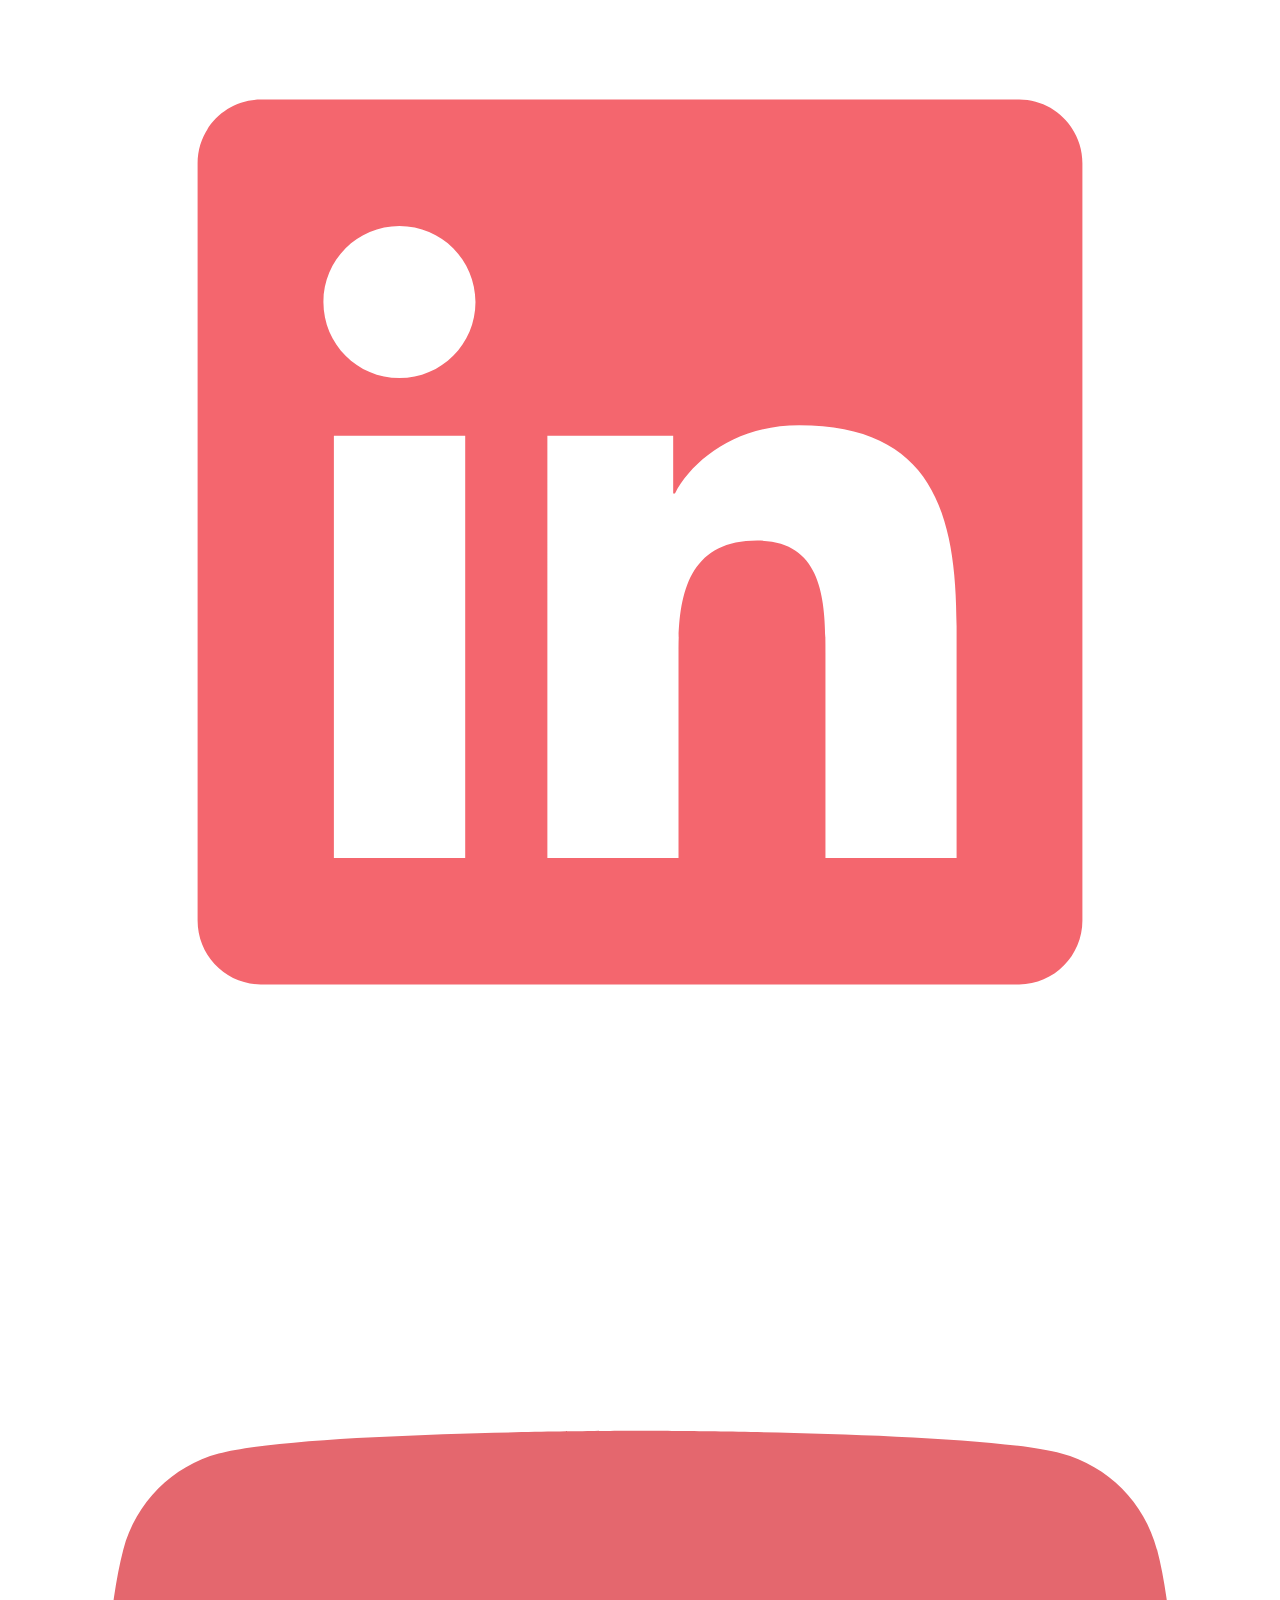
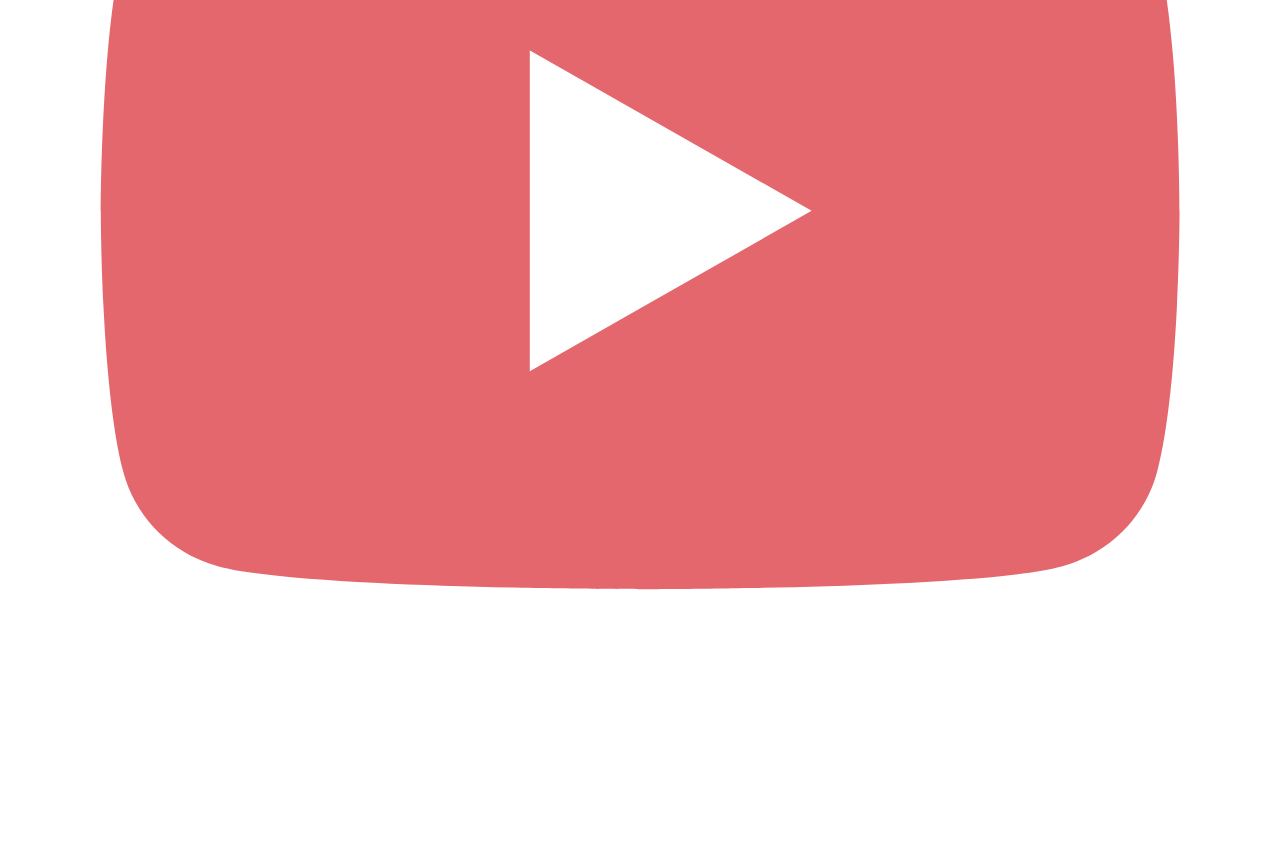
<file: pages/therapists.html>
<!DOCTYPE html>
<html lang="en">
<head>
    <meta charset="UTF-8">
    <meta name="viewport" content="width=device-width, initial-scale=1.0">
    <title>Therapists</title>
    <link rel="stylesheet" href="/styles/therapists.css" />
</head>
<body>
    <header>
        <!--navigation section-->
        <nav class ="navigation">
            <a href="/index.html">Home</a> &nbsp; &nbsp; &nbsp;
            <a href="/pages/about.html">About</a> &nbsp; &nbsp; &nbsp;
            <a href="/pages/services.html">Services</a> &nbsp; &nbsp; &nbsp;
            <a href="/pages/therapists.html">Therapists</a> &nbsp; &nbsp; &nbsp;
            <a href="/pages/contact.html">Contact</a> 
        </nav>
        <h1>Meet Our Expert Team</h1>
    </header>
    <!--our therapists section-->
    <section class="therapists">
        <div class="therapist">

            <div class="therapist-image">
                <img src="/public/images/Dr Maya Patel..jpg" alt="Dr maya patel">
            </div>

            <div class="therapist-info">
                <h2>Dr Maya Patel</h2>
                <p>Specialties: Cognitive-Behavioral Therapy (CBT), Anxiety Treatment, Mindfulness-Based Stress Reduction<br>
                <br>"I provide a safe and supportive space for you to explore your emotions, develop coping mechanisms, 
                and build healthier relationships."</p>
            </div>
        </div>
        <div class="therapist">

            <div class="therapist-info">
                <h2>Dr Elias Moreno</h2>
                <p>Specialties: Dialectical Behavior Therapy (DBT), Borderline Personality Disorder, Emotion Regulation<br>
                <br>"I empower individuals to develop skills for managing intense emotions, building healthier relationships,
                 and creating a life worth living, using the principles of DBT."</p>
            </div>

            <div class="therapist-image">
                <img src="/public/images/Dr Elias Moreno.jpg" alt="Dr Elias Moreno">
            </div>
        </div>
        <div class="therapist">

            <div class="therapist-image">
                <img src="/public/images/Dr Amina Hassan.jpg" alt="Dr Amina Hassan">
            </div>
            
            <div class="therapist-info">
                <h2>Dr Amina Hassan</h2>
                <p>Specialties: Trauma-Focused Therapy (EMDR), PTSD, Youth & Child Therapy<br>
                <br>"I'm passionate about utilizing EMDR to help children and adults unlock their inner healing potential and 
                move forward with greater peace and resilience."</p>
            </div>
        </div>
        <div class="therapist">

            <div class="therapist-info">
                <h2>Dr Lucas Nguyen</h2>
                <p>Specialties: Marriage & Family Therapy, Relationship Counseling, Divorce Transition Support<br>
                <br> "As a marriage and family therapist, I provide a safe and supportive space for couples and families to 
                communicate, resolve conflict, and build stronger, healthier relationships."</p>
            </div>

            <div class="therapist-image">
                <img src="/public/images/Dr Lucas Nguyen.jpg" alt="Dr Lucas Nguyen">
            </div>
        </div>
        <div class="therapist">

            <div class="therapist-image">
                <img src="/public/images/Dr Lila Fernandez.jpg" alt="Dr Lila Fernandez">
            </div>
            
            <div class="therapist-info">
                <h2>Dr Lila Fernandez</h2>
                <p>Specialties: Women's Wellness, Life Transitions, Self-Esteem, Relationship Issues<br>
                <br>"I empower women to embrace their authentic selves, navigate life transitions with confidence, and build
                 meaningful connections with themselves and others."</p>
            </div>
        </div>
    </section>
    <footer>
        <div id="address">📍 123 Wellness Avenue, Serenity City, ST 12345 <br>
            📞 (123) 456-7890 <br>
            ✉️ hello@zenithwellness.com</div>
        <div id="copyright"><br>© 2025 Zenith Wellness. All Rights Reserved.<br> 
            Privacy Policy • Terms of Service • Disclaimer</div>
        <div>Follow Us:<br><br>
            <div class="socials">
                <img class="facebook"src="/public/icons/facebook-brands-solid-full.svg"> 
                <img class="instagram" src="/public/icons/instagram-brands-solid-full.svg">
                <img class="linkedln" src="/public/icons/linkedin-brands-solid-full (1).svg">
                <img class="youtube" src="/public/icons/youtube-brands-solid-full (1).svg">
            </div>
        </div>
    </footer>
</body>
</html>
</file>
<file: index.css>
/*import external fonts*/
@import url('https://fonts.googleapis.com/css2?family=Playfair+Display:ital,wght@0,400..900;1,400..900&display=swap');
@import url('https://fonts.googleapis.com/css2?family=Great+Vibes&display=swap');
@import url('https://fonts.googleapis.com/css2?family=Lora:ital,wght@0,400..700;1,400..700&display=swap');

/*assign a global style*/
*{
    box-sizing: border-box;
    margin: 0;
    padding: 0;
}

/*style the header section*/
.navigation{
    position: fixed;
    top: 0;
    right: 0;
    left: 0;
    background-color: #FFD0D0;
    padding: 32px;
    display: flex;
    justify-content: space-evenly;
    align-items: center;
}

/*style the navigation section*/
nav a:link{
    text-decoration: none;
    font-family: Playfair Display, sans-serif;
    color: #3B3B58;
}
/*style the main body*/
h1{
    font-family: Playfair Display, sans-serif;
    font-size: 64px;
    
}
h3{
    font-family: Great Vibes, sans-serif;
    font-size: 32px;
}
body{
    background-image: url(/public/images/hero\ background.jpg);
    background-size: cover;
    background-position: center;
    max-width: 100%;
}
#opening{
    font-family: Playfair Display, sans-serif;
    font-size: 20px;
    width: 489;
    height: 108;
}
.journey{
    padding-top: 300px;
}

/*style the footer section*/
footer{
    display: flex;
    justify-content: space-between;
    font-family: Lora, sans-serif;
}
</file>
<file: about.css>
/*import external fonts*/
@import url('https://fonts.googleapis.com/css2?family=Playfair+Display:ital,wght@0,400..900;1,400..900&display=swap');
@import url('https://fonts.googleapis.com/css2?family=Lora:ital,wght@0,400..700;1,400..700&display=swap');
@import url('https://fonts.googleapis.com/css2?family=Playball&display=swap');

/*assign a global style*/
*{
    box-sizing: border-box;
    margin: 0;
    padding: 0;
}
</file>
<file: contact.css>
/*import external fonts*/
@import url('https://fonts.googleapis.com/css2?family=Playfair+Display:ital,wght@0,400..900;1,400..900&display=swap');
@import url('https://fonts.googleapis.com/css2?family=Lora:ital,wght@0,400..700;1,400..700&display=swap');

/*assign a global style*/
*{
    box-sizing: border-box;
    margin: 0;
    padding: 0;
}
/*style the navigation section*/
.navigation{
    position: fixed;
    top: 0;
    right: 0;
    left: 0;
    background-color: #ffe8e8;
    padding: 32px;
    display: flex;
    justify-content: space-evenly;
    align-items: center;
}
a {
    text-decoration: none;
}
a:hover {
    transform: scale(1.25);
}
/*style the main body*/
h1{
    margin-top: 120px;
    font-family: Playfair Display, sans-serif;
    text-align: center;
    text-shadow: 3px 3px 3px rgba(0, 0, 0, 0.2); 
    font-weight: lighter;
}
h2{
    margin-top: 32px;
    font-family: Playfair Display, sans-serif;
    text-align: center;
    text-shadow: 3px 3px 3px rgba(0, 0, 0, 0.2); 
    font-weight: lighter;
}
/*style the footer section*/
footer{
    margin-top: 64px;
    background-color:#ffe8e8;
    padding: 32px;
    display: grid;
    grid-template-columns: repeat(3, minmax(50px, 1fr));
}
.socials{
    display: inline-flex;
    gap: 20px;
}
.facebook,.instagram, .linkedln, .youtube{
    width: 8%;
    height: 8%;
}
</file>
<file: services.css>
/*import external fonts*/
@import url('https://fonts.googleapis.com/css2?family=Playfair+Display:ital,wght@0,400..900;1,400..900&display=swap');
@import url('https://fonts.googleapis.com/css2?family=Lora:ital,wght@0,400..700;1,400..700&display=swap');
@import url('https://fonts.googleapis.com/css2?family=Playball&display=swap');

/*assign a global style*/
*{
    box-sizing: border-box;
    margin: 0;
    padding: 0;
}
</file>
<file: therapists.css>
/*import external fonts*/
@import url('https://fonts.googleapis.com/css2?family=Playfair+Display:ital,wght@0,400..900;1,400..900&display=swap');
@import url('https://fonts.googleapis.com/css2?family=Lora:ital,wght@0,400..700;1,400..700&display=swap');
@import url('https://fonts.googleapis.com/css2?family=Platypi:ital,wght@0,300..800;1,300..800&display=swap');

/*assign a global style*/
*{
    box-sizing: border-box;
    margin: 0;
    padding: 0;
}
.navigation{
    position: fixed;
    top: 0;
    right: 0;
    left: 0;
    background-color: #ffe8e8;
    padding: 32px;
    display: flex;
    justify-content: space-evenly;
    align-items: center;
}
a{
    text-decoration: none;
}
a:hover{
    transform: scale(1.25);
}
h1{
    margin-top: 120px;
    text-align: center;
    font-family: Playfair Display, sans-serif;
    text-shadow: 3px 3px 3px rgba(0, 0, 0, 0.2); 
    font-weight: lighter;
}
h2{
    margin-top: 32px;
    text-align: center;
    font-family: Platypi, sans-serif;
    text-shadow: 3px 3px 3px rgba(0, 0, 0, 0.2); 
    font-weight: lighter;
    margin-bottom: 16px;
}

/*style the main body*/
.therapists{
    max-width: 900px;
    margin: 40px auto;
    padding: 20px;
    
}
.therapist{
    margin-top: 30px;
    display: flex;
    align-items: center;
    gap: 30px;
    margin-bottom: 40px;
}

.therapist-image :hover, .therapist-image1 :hover{
    transform: scale(1.025);
    box-shadow: 10px 10px 10px rgb(136, 93, 93);
}
.therapist-image img{
    width: 300px;
    height: 300px;
    object-fit: cover;
    border-radius: 20px;
}
.therapist-image1 img{
    width: 300px;
    height: 300px;
    object-fit: cover;
    border-radius: 51%;
}
.therapist-info{
    font-family: Platypi, sans-serif;
}
.therapist-info p{
    font-weight: 500;
}
/*style the footer section*/
footer{
    margin-top: 64px;
    background-color:#ffe8e8;
    padding: 32px;
    display: grid;
    grid-template-columns: repeat(3, minmax(50px, 1fr));
}
.socials{
    display: inline-flex;
    gap: 20px;
}
.facebook,.instagram, .linkedln, .youtube{
    width: 8%;
    height: 8%;
}
</file>
<file: styles/about.css>
/*import external fonts*/
@import url('https://fonts.googleapis.com/css2?family=Playfair+Display:ital,wght@0,400..900;1,400..900&display=swap');
@import url('https://fonts.googleapis.com/css2?family=Lora:ital,wght@0,400..700;1,400..700&display=swap');
@import url('https://fonts.googleapis.com/css2?family=Playball&display=swap');

/*assign a global style*/
*{
    box-sizing: border-box;
    margin: 0;
    padding: 0;
}
</file>
<file: styles/contact.css>
@import url('https://fonts.googleapis.com/css2?family=Playfair+Display:ital,wght@0,400..900;1,400..900&display=swap');
@import url('https://fonts.googleapis.com/css2?family=Lora:ital,wght@0,400..700;1,400..700&display=swap');
</file>
<file: styles/services.css>
/*import external fonts*/
@import url('https://fonts.googleapis.com/css2?family=Playfair+Display:ital,wght@0,400..900;1,400..900&display=swap');
@import url('https://fonts.googleapis.com/css2?family=Lora:ital,wght@0,400..700;1,400..700&display=swap');
@import url('https://fonts.googleapis.com/css2?family=Playball&display=swap');

/*assign a global style*/
*{
    box-sizing: border-box;
    margin: 0;
    padding: 0;
}
</file>
<file: styles/therapists.css>
@import url('https://fonts.googleapis.com/css2?family=Playfair+Display:ital,wght@0,400..900;1,400..900&display=swap');
@import url('https://fonts.googleapis.com/css2?family=Lora:ital,wght@0,400..700;1,400..700&display=swap');
@import url('https://fonts.googleapis.com/css2?family=Platypi:ital,wght@0,300..800;1,300..800&display=swap');
</file>
